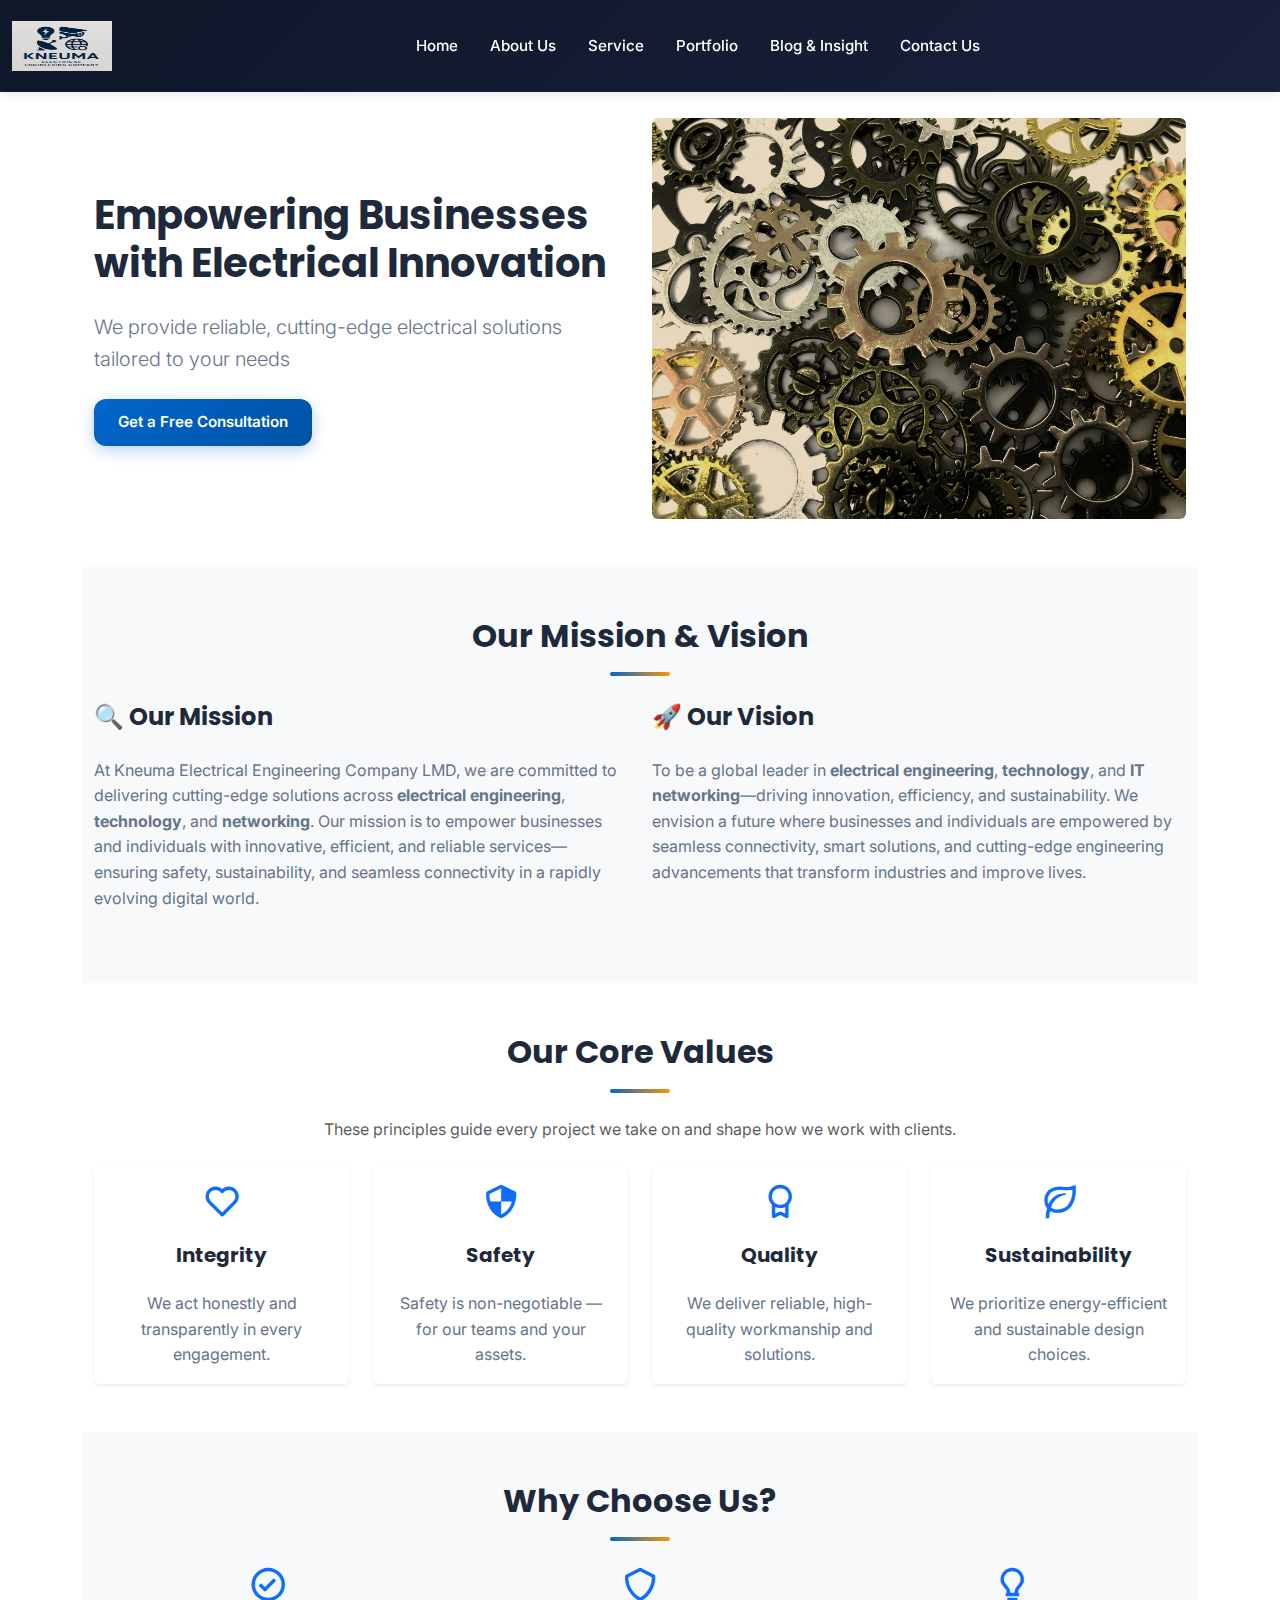
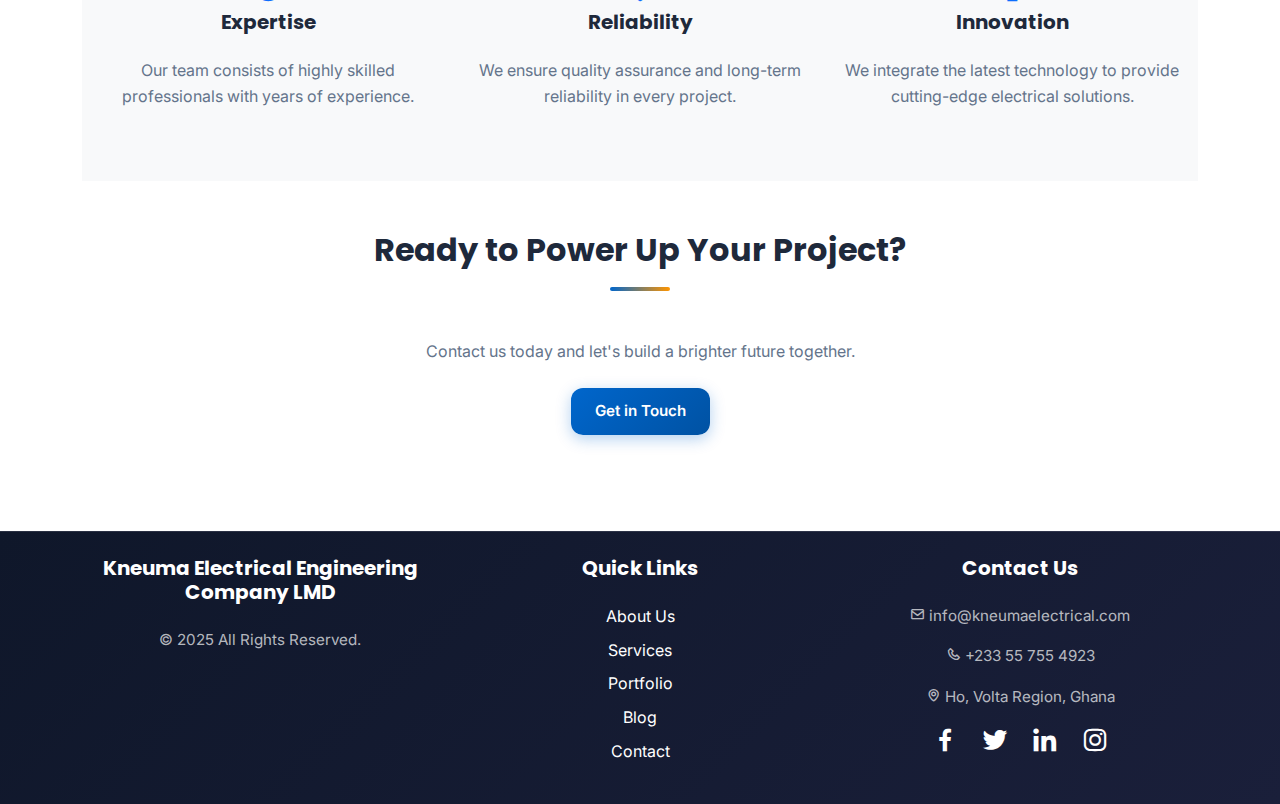
<file: aboutUs.html>
<!DOCTYPE html>
<html lang="en">

<head>
    <meta charset="UTF-8">
    <meta name="viewport" content="width=device-width, initial-scale=1.0">
    <title>AboutUs</title>
    <!-- Bootstrap CSS -->
    <link href="https://cdn.jsdelivr.net/npm/bootstrap@5.3.3/dist/css/bootstrap.min.css" rel="stylesheet">

    <!-- Bootstrap JavaScript -->
    <script src="https://cdn.jsdelivr.net/npm/bootstrap@5.3.3/dist/js/bootstrap.bundle.min.js"></script>

    <link href="https://cdn.jsdelivr.net/npm/boxicons@2.1.4/css/boxicons.min.css" rel="stylesheet">
    <link rel="stylesheet" href="styles.css">

<body style="padding-top: 70px">
    <div class="container">
        <!--Nav bar with the links-->
        <nav class="navbar navbar-expand-sm navbar-dark bg-dark fixed-top">
            <div class="container-fluid">
                <a class="navbar-brand" href="javascript:void(0)"><img
                        src="Images/kneuma-electrical-logo.png" alt="Kneuma Electrical Logo" width="100px"
                        height="50px"></a>
                <button class="navbar-toggler" type="button" data-bs-toggle="collapse" data-bs-target="#mynavbar">
                    <span class="navbar-toggler-icon"></span>
                </button>
                <div class="collapse navbar-collapse" id="mynavbar">
                    <ul class="navbar-nav mx-auto">
                        <li class="nav-item">
                            <a class="nav-link" href="index.html">Home</a>
                        </li>
                        <li class="nav-item">
                            <a class="nav-link" href="aboutUs.html">About Us</a>
                        </li>
                        <li class="nav-item">
                            <a class="nav-link" href="servicePage.html">Service</a>
                        </li>
                        <li class="nav-item">
                            <a class="nav-link" href="portfolio.html">Portfolio</a>
                        </li>
                        <li class="nav-item">
                            <a class="nav-link" href="blog_insight.html">Blog & Insight</a>
                        </li>
                        <li class="nav-item">
                            <a class="nav-link" href="contact.html">Contact Us</a>
                        </li>
                    </ul>
                </div>
            </div>
        </nav>

        <section class="container py-5">
            <!-- Hero Section -->
            <div class="row align-items-center">
                <div class="col-md-6">
                    <h1> Empowering Businesses with Electrical Innovation</h1>
                    <p class="lead">We provide reliable, cutting-edge electrical solutions tailored to your needs</p>
                    <a href="contact.html" class="btn btn-primary btn-lg">Get a Free Consultation</a>
                </div>
                <div class="col-md-6">
                    <img src="Images/electrical-engineering-professional.jpg" class="img-fluid rounded" alt="Professional Electrical Engineering Services">
                </div>
            </div>
        </section>

        <!-- Mission & Vision -->
        <section class="bg-light py-5">
    <div class="container">
        <h2 class="text-center mb-4">Our Mission & Vision</h2>
        <div class="row">
            <div class="col-md-6">
                <h3>🔍 Our Mission</h3>
                <p>At Kneuma Electrical Engineering Company LMD, we are committed to delivering cutting-edge solutions across 
                   <strong>electrical engineering</strong>, <strong>technology</strong>, and <strong>networking</strong>. 
                   Our mission is to empower businesses and individuals with innovative, efficient, and reliable services—ensuring safety, 
                   sustainability, and seamless connectivity in a rapidly evolving digital world.</p>
            </div>
            <div class="col-md-6">
                <h3>🚀 Our Vision</h3>
                <p>To be a global leader in <strong>electrical engineering</strong>, <strong>technology</strong>, and 
                   <strong>IT networking</strong>—driving innovation, efficiency, and sustainability. We envision a future where 
                   businesses and individuals are empowered by seamless connectivity, smart solutions, and cutting-edge 
                   engineering advancements that transform industries and improve lives.</p>
            </div>
        </div>
    </div>
</section>
 
        <!-- Core Values -->
        <section class="py-5">
            <div class="container">
                <h2 class="text-center mb-4">Our Core Values</h2>
                <p class="text-center text-muted mb-4">These principles guide every project we take on and shape how we work with clients.</p>
                <div class="row g-4">
                    <div class="col-md-3 text-center">
                        <div class="p-3 bg-white rounded shadow-sm h-100">
                            <i class="bx bx-heart fs-1 text-primary" aria-hidden="true"></i>
                            <h5 class="mt-3">Integrity</h5>
                            <p class="mb-0">We act honestly and transparently in every engagement.</p>
                        </div>
                    </div>
                    <div class="col-md-3 text-center">
                        <div class="p-3 bg-white rounded shadow-sm h-100">
                            <i class="bx bx-shield-quarter fs-1 text-primary" aria-hidden="true"></i>
                            <h5 class="mt-3">Safety</h5>
                            <p class="mb-0">Safety is non-negotiable — for our teams and your assets.</p>
                        </div>
                    </div>
                    <div class="col-md-3 text-center">
                        <div class="p-3 bg-white rounded shadow-sm h-100">
                            <i class="bx bx-award fs-1 text-primary" aria-hidden="true"></i>
                            <h5 class="mt-3">Quality</h5>
                            <p class="mb-0">We deliver reliable, high-quality workmanship and solutions.</p>
                        </div>
                    </div>
                    <div class="col-md-3 text-center">
                        <div class="p-3 bg-white rounded shadow-sm h-100">
                            <i class="bx bx-leaf fs-1 text-primary" aria-hidden="true"></i>
                            <h5 class="mt-3">Sustainability</h5>
                            <p class="mb-0">We prioritize energy-efficient and sustainable design choices.</p>
                        </div>
                    </div>
                </div>
            </div>
        </section>

        <!-- Why Choose Us -->
        <section class="bg-light py-5">
            <div class="container">
                <h2 class="text-center mb-4">Why Choose Us?</h2>
                <div class="row">
                    <div class="col-md-4 text-center">
                        <i class="bx bx-check-circle fs-1 text-primary"></i>
                        <h4>Expertise</h4>
                        <p>Our team consists of highly skilled professionals with years of experience.</p>
                    </div>
                    <div class="col-md-4 text-center">
                        <i class="bx bx-shield fs-1 text-primary"></i>
                        <h4>Reliability</h4>
                        <p>We ensure quality assurance and long-term reliability in every project.</p>
                    </div>
                    <div class="col-md-4 text-center">
                        <i class="bx bx-bulb fs-1 text-primary"></i>
                        <h4>Innovation</h4>
                        <p>We integrate the latest technology to provide cutting-edge electrical solutions.</p>
                    </div>
                </div>
            </div>
        </section>

        <!-- Call to Action -->
        <section class="text-center py-5">
            <h2>Ready to Power Up Your Project?</h2>
            <p>Contact us today and let's build a brighter future together.</p>
            <a href="contact.html" class="btn btn-primary btn-lg">Get in Touch</a>
        </section>
        </div>
<footer class="bg-dark text-white py-4">
        <div class="container text-center">
            <div class="row">
                <!-- Company Info -->
                <div class="col-md-4">
                    <h5>Kneuma Electrical Engineering Company LMD</h5>
                    <p>&copy; 2025 All Rights Reserved.</p>
                </div>

                <!-- Quick Links -->
                <div class="col-md-4">
                    <h5>Quick Links</h5>
                    <ul class="list-unstyled">
                       <li><a href="aboutUs.html" class="text-white">About Us</a></li>
                        <li><a href="servicePage.html" class="text-white">Services</a></li>
                        <li><a href="portfolio.html" class="text-white">Portfolio</a></li>
                        <li><a href="blog_insight.html" class="text-white">Blog</a></li>
                        <li><a href="contact.html" class="text-white">Contact</a></li>
                    </ul>
                </div>

                <!-- Contact & Social Media -->
                <div class="col-md-4">
                    <h5>Contact Us</h5>
                    <p><i class="bx bx-envelope"></i> info@kneumaelectrical.com</p>
                    <p><i class="bx bx-phone"></i> +233 55 755 4923</p>
                    <p><i class="bx bx-map"></i> Ho, Volta Region, Ghana</p>

                    <div>
                        <a href="#" class="text-white mx-2">
                            <i class="bx bxl-facebook" style="font-size: 30px; transition: color 0.3s ease;"
                                onmouseover="this.style.color='#ff9800';" onmouseout="this.style.color='white';">
                            </i>
                        </a>

                        <a href="#" class="text-white mx-2">
                            <i class="bx bxl-twitter" style="font-size: 30px; transition: color 0.3s ease;"
                                onmouseover="this.style.color='#1DA1F2';" onmouseout="this.style.color='white';">
                            </i>
                        </a>

                        <a href="#" class="text-white mx-2">
                            <i class="bx bxl-linkedin" style="font-size: 30px; transition: color 0.3s ease;"
                                onmouseover="this.style.color='#0077B5';" onmouseout="this.style.color='white';">
                            </i>
                        </a>

                        <a href="#" class="text-white mx-2">
                            <i class="bx bxl-instagram" style="font-size: 30px; transition: color 0.3s ease;"
                                onmouseover="this.style.color='#E4405F';" onmouseout="this.style.color='white';">
                            </i>
                        </a>
                    </div>
                </div>
            </div>
        </div>
    </footer>
     
</body>

</html>
</file>
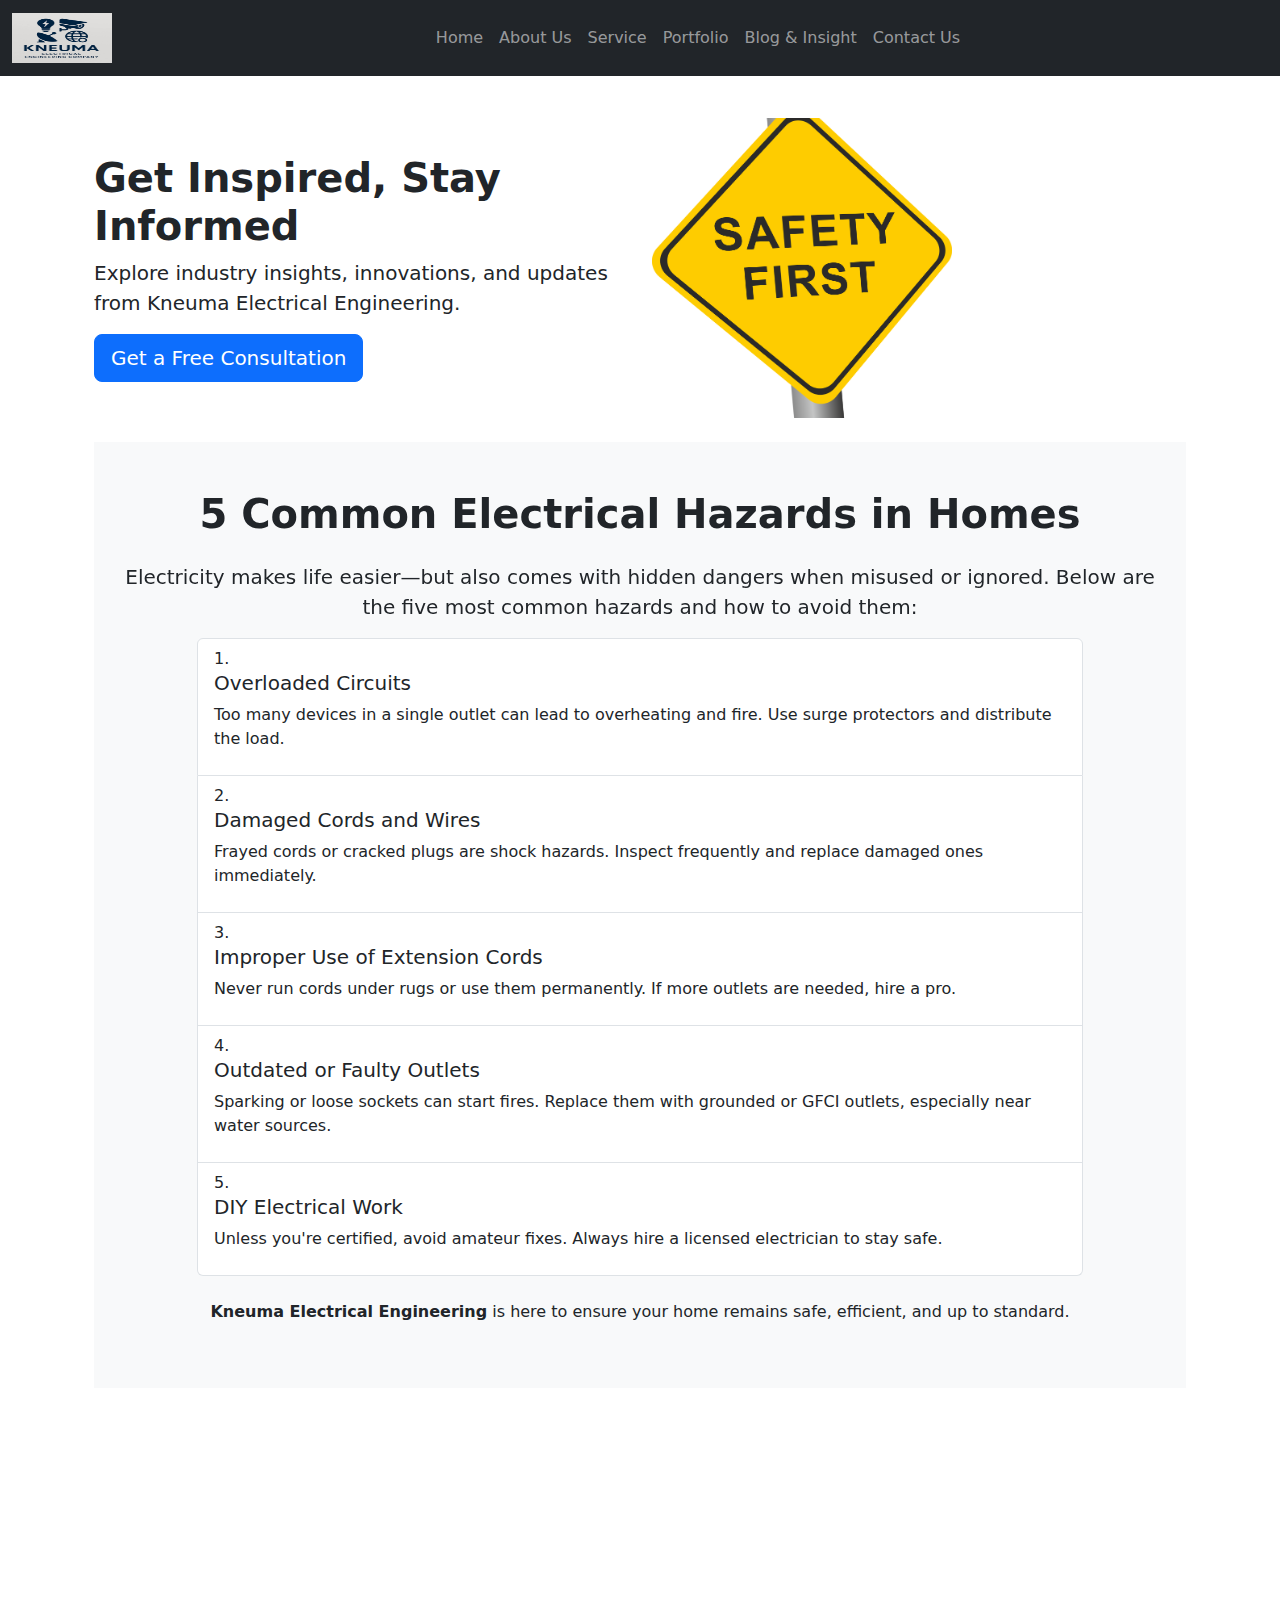
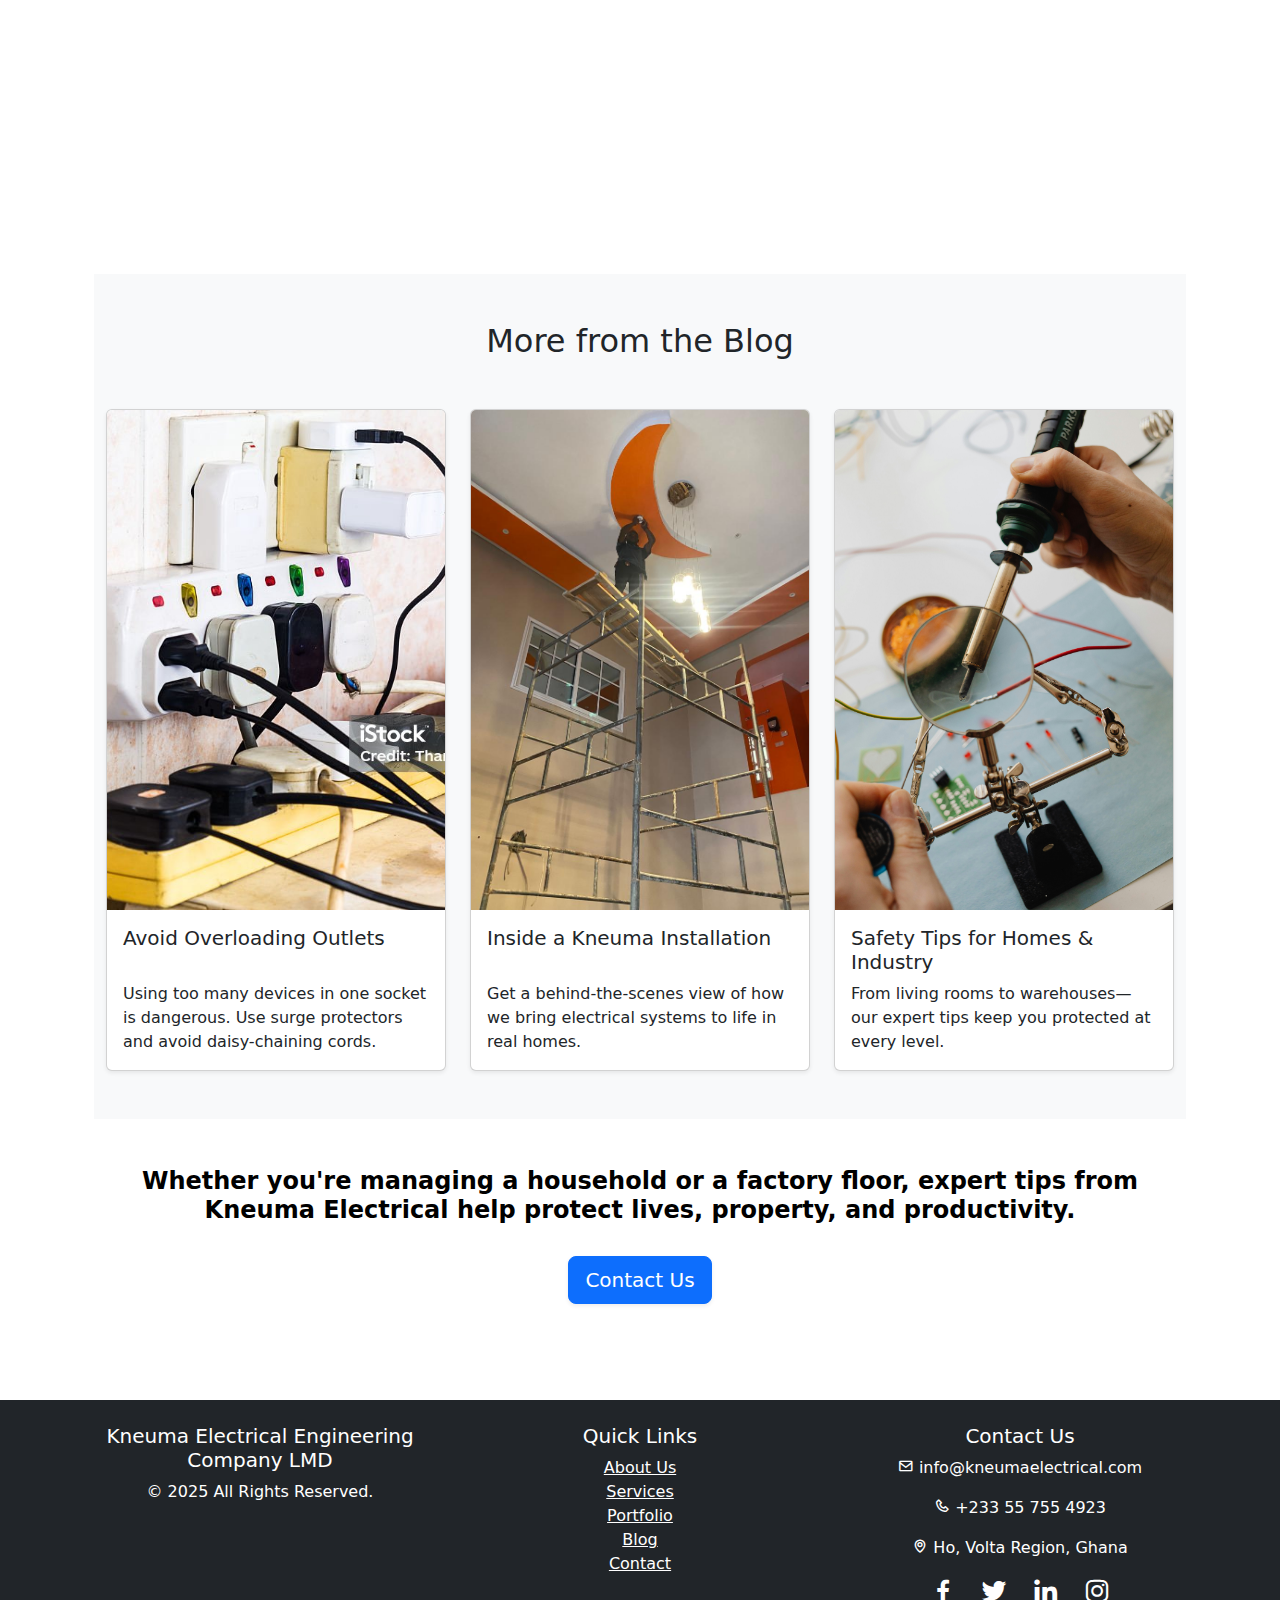
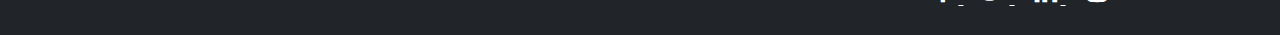
<file: blog_insight.html>
<!DOCTYPE html>
<html lang="en">

<head>
  <meta charset="UTF-8">
  <meta name="viewport" content="width=device-width, initial-scale=1.0">
  <title>Contact</title>
  <!-- Latest compiled and minified CSS -->
  <link href="https://cdn.jsdelivr.net/npm/bootstrap@5.3.3/dist/css/bootstrap.min.css" rel="stylesheet">

  <!-- Latest compiled JavaScript -->
  <script src="https://cdn.jsdelivr.net/npm/bootstrap@5.3.3/dist/js/bootstrap.bundle.min.js"></script>

  <link href="https://cdn.jsdelivr.net/npm/boxicons@2.1.4/css/boxicons.min.css" rel="stylesheet">

  <link href="https://unpkg.com/aos@2.3.1/dist/aos.css" rel="stylesheet">
</head>

<body style="padding-top: 70px">
  <div class="container">
    <nav class="navbar navbar-expand-sm navbar-dark bg-dark fixed-top">
      <div class="container-fluid">
        <a class="navbar-brand" href="javascript:void(0)"><img
            src="Images/WhatsApp Image 2025-05-28 at 15.21.13_f8908b40.jpg" alt="Logo" width="100px"
            height="50px"></a></a>
        <button class="navbar-toggler" type="button" data-bs-toggle="collapse" data-bs-target="#mynavbar">
          <span class="navbar-toggler-icon"></span>
        </button>
        <div class="collapse navbar-collapse" id="mynavbar">
          <ul class="navbar-nav mx-auto">
            <li class="nav-item">
              <a class="nav-link" href="index.html">Home</a>
            </li>
            <li class="nav-item">
              <a class="nav-link" href="aboutUs.html">About Us</a>
            </li>
            <li class="nav-item">
              <a class="nav-link" href="servicePage.html">Service</a>
            </li>
            <li class="nav-item">
              <a class="nav-link" href="portfolio.html">Portfolio</a>
            </li>
            <li class="nav-item">
              <a class="nav-link" href="blog_insight.html">Blog & Insight</a>
            </li>
            <li class="nav-item">
              <a class="nav-link" href="contact.html">Contact Us</a>
            </li>
          </ul>
        </div>
      </div>
    </nav>

    <section class="container py-5">
      <!-- Hero Section -->
      <div class="row align-items-center">
        <div class="col-md-6">
          <h1 class="fw-bold">Get Inspired, Stay Informed</h1>
          <p class="lead">Explore industry insights, innovations, and updates from Kneuma Electrical Engineering.</p>
          <a href="contact.html" class="btn btn-primary btn-lg">Get a Free Consultation</a>
        </div>
        <div class="col-md-6">
          <img src="Images/img19.png" class="img-fluid rounded" style="width: 300px; height: 300px; object-fit: cover;"
            alt="Electrical Engineering">
        </div>
      </div> <br>


      <section class="py-5 bg-light" data-aos="zoom-In" data-aos-duration="2000" data-aos-delay="700">
        <div class="container">
          <h1 class="mb-4 text-center fw-bold" data-aos="fade-up" data-aos-delay="300">5 Common Electrical Hazards in
            Homes</h1>
          <p class="lead text-center" data-aos="fade-down" data-aos-delay="300">
            <strong>Electricity makes life easier—but also comes with hidden dangers when misused or ignored.</strong>
            Below are the five most common hazards and how to avoid them:
          </p>

          <div class="row justify-content-center">
            <div class="col-lg-10">
              <ol class="list-group list-group-numbered">
                <li class="list-group-item">
                  <h5>Overloaded Circuits</h5>
                  <p>Too many devices in a single outlet can lead to overheating and fire. Use surge protectors and
                    distribute the load.</p>
                </li>
                <li class="list-group-item">
                  <h5>Damaged Cords and Wires</h5>
                  <p>Frayed cords or cracked plugs are shock hazards. Inspect frequently and replace damaged ones
                    immediately.</p>
                </li>
                <li class="list-group-item">
                  <h5>Improper Use of Extension Cords</h5>
                  <p>Never run cords under rugs or use them permanently. If more outlets are needed, hire a pro.</p>
                </li>
                <li class="list-group-item">
                  <h5>Outdated or Faulty Outlets</h5>
                  <p>Sparking or loose sockets can start fires. Replace them with grounded or GFCI outlets, especially
                    near water sources.</p>
                </li>
                <li class="list-group-item">
                  <h5>DIY Electrical Work</h5>
                  <p>Unless you're certified, avoid amateur fixes. Always hire a licensed electrician to stay safe.</p>
                </li>
              </ol>

              <p class="mt-4 text-center">
                <strong>Kneuma Electrical Engineering</strong> is here to ensure your home remains safe, efficient, and
                up to standard.
              </p>
            </div>
          </div>
        </div>
      </section>



      <section class="py-5" data-aos="fade-up" data-aos-duration="2000" data-aos-delay="700">
        <div class="container">
          <div class="card shadow-sm border-0">
            <div class="card-body">
              <h2 class="card-title text-center mb-3">The Rise of Smart Electrical Systems</h2>
              <p class="text-center fst-italic">How smart grids and home automation are shaping the future of energy
                use.</p>

              <h5>🏙️ What Are Smart Grids?</h5>
              <p>Modernized networks using sensors and automation to monitor energy, reroute outages, and integrate
                solar/wind sources.</p>

              <h5>🏠 What Is Home Automation?</h5>
              <p>Connected systems for thermostats, lights, and appliances that improve safety, save energy, and can be
                controlled remotely.</p>

              <h5>🌍 Why It Matters</h5>
              <p>Smart homes and grids support sustainability, emergency resilience, and energy independence through
                clean, efficient tech.</p>

              <p class="mt-4"><strong>At Kneuma Electrical Engineering</strong>, we’re helping clients transition to
                smarter, greener energy systems every day.</p>
            </div>
          </div>
        </div>
      </section>



      <section class="py-5 bg-light">
        <div class="container">
          <h2 class="text-center mb-5">More from the Blog</h2>
          <div class="row g-4">

            <!-- Blog Card 1 -->
            <div class="col-md-4">
              <div class="card h-100 shadow-sm d-flex flex-column">
                <img src="Images/img20.jpg" class="card-img-top" style="height: 500px; object-fit: cover;"
                  alt="Overloaded outlet">
                <div class="card-body d-flex flex-column justify-content-between flex-grow-1">
                  <h5 class="card-title">Avoid Overloading Outlets</h5>
                  <p class="card-text mb-0">Using too many devices in one socket is dangerous. Use surge protectors and
                    avoid daisy-chaining cords.</p>
                </div>
              </div>
            </div>

            <!-- Blog Card 2 -->
            <div class="col-md-4">
              <div class="card h-100 shadow-sm d-flex flex-column">
                <img src="Images/img 17.jpg" class="card-img-top" style="height: 500px; object-fit: cover;"
                  alt="Installation Project">
                <div class="card-body d-flex flex-column justify-content-between flex-grow-1">
                  <h5 class="card-title">Inside a Kneuma Installation</h5>
                  <p class="card-text   mb-0">Get a behind-the-scenes view of how we bring electrical systems to life in
                    real homes.</p>
                </div>
              </div>
            </div>

            <!-- Blog Card 3 -->
            <div class="col-md-4">
              <div class="card h-100 shadow-sm d-flex flex-column">
                <img src="Images/img21.jpg" class="card-img-top" style="height: 500px; object-fit: cover;"
                  alt="Electrical Safety Tips">
                <div class="card-body d-flex flex-column justify-content-between flex-grow-1">
                  <h5 class="card-title">Safety Tips for Homes & Industry</h5>
                  <p class="card-text  mb-0">From living rooms to warehouses—our expert tips keep you protected at every
                    level.</p>
                </div>
              </div>
            </div>

          </div>
        </div>
      </section>

      <section class="py-5 bg-white text-center text-black">
  <div class="container">
    <h4 class="mb-3 fw-semibold">
      Whether you're managing a household or a factory floor, expert tips from
      <span class="fw-bold">Kneuma Electrical</span> help protect lives, property, and productivity.
    </h4>
    <a href="contact.html" class="btn btn-primary btn-lg mt-3 shadow-sm">Contact Us</a>
  </div>
</section>
  </div>
  </section>


  </div>
  </div>
  <footer class="bg-dark text-white py-4">
    <div class="container text-center">
      <div class="row">
        <!-- Company Info -->
        <div class="col-md-4">
          <h5>Kneuma Electrical Engineering Company LMD</h5>
          <p>&copy; 2025 All Rights Reserved.</p>
        </div>

        <!-- Quick Links -->
        <div class="col-md-4">
          <h5>Quick Links</h5>
          <ul class="list-unstyled">
            <li><a href="aboutUs.html" class="text-white">About Us</a></li>
            <li><a href="servicePage.html" class="text-white">Services</a></li>
            <li><a href="portfolio.html" class="text-white">Portfolio</a></li>
            <li><a href="blog_insight.html" class="text-white">Blog</a></li>
            <li><a href="contact.html" class="text-white">Contact</a></li>
          </ul>
        </div>

        <!-- Contact & Social Media -->
        <div class="col-md-4">
          <h5>Contact Us</h5>
          <p><i class="bx bx-envelope"></i> info@kneumaelectrical.com</p>
          <p><i class="bx bx-phone"></i> +233 55 755 4923</p>
          <p><i class="bx bx-map"></i> Ho, Volta Region, Ghana</p>

          <div>
            <a href="#" class="text-white mx-2">
              <i class="bx bxl-facebook" style="font-size: 30px; transition: color 0.3s ease;"
                onmouseover="this.style.color='#ff9800';" onmouseout="this.style.color='white';">
              </i>
            </a>

            <a href="#" class="text-white mx-2">
              <i class="bx bxl-twitter" style="font-size: 30px; transition: color 0.3s ease;"
                onmouseover="this.style.color='#1DA1F2';" onmouseout="this.style.color='white';">
              </i>
            </a>

            <a href="#" class="text-white mx-2">
              <i class="bx bxl-linkedin" style="font-size: 30px; transition: color 0.3s ease;"
                onmouseover="this.style.color='#0077B5';" onmouseout="this.style.color='white';">
              </i>
            </a>

            <a href="#" class="text-white mx-2">
              <i class="bx bxl-instagram" style="font-size: 30px; transition: color 0.3s ease;"
                onmouseover="this.style.color='#E4405F';" onmouseout="this.style.color='white';">
              </i>
            </a>
          </div>
        </div>
      </div>
    </div>
  </footer>

  <script src="https://unpkg.com/aos@2.3.1/dist/aos.js"></script>
  <script>
    AOS.init();
  </script>
</body>

</html>
</file>
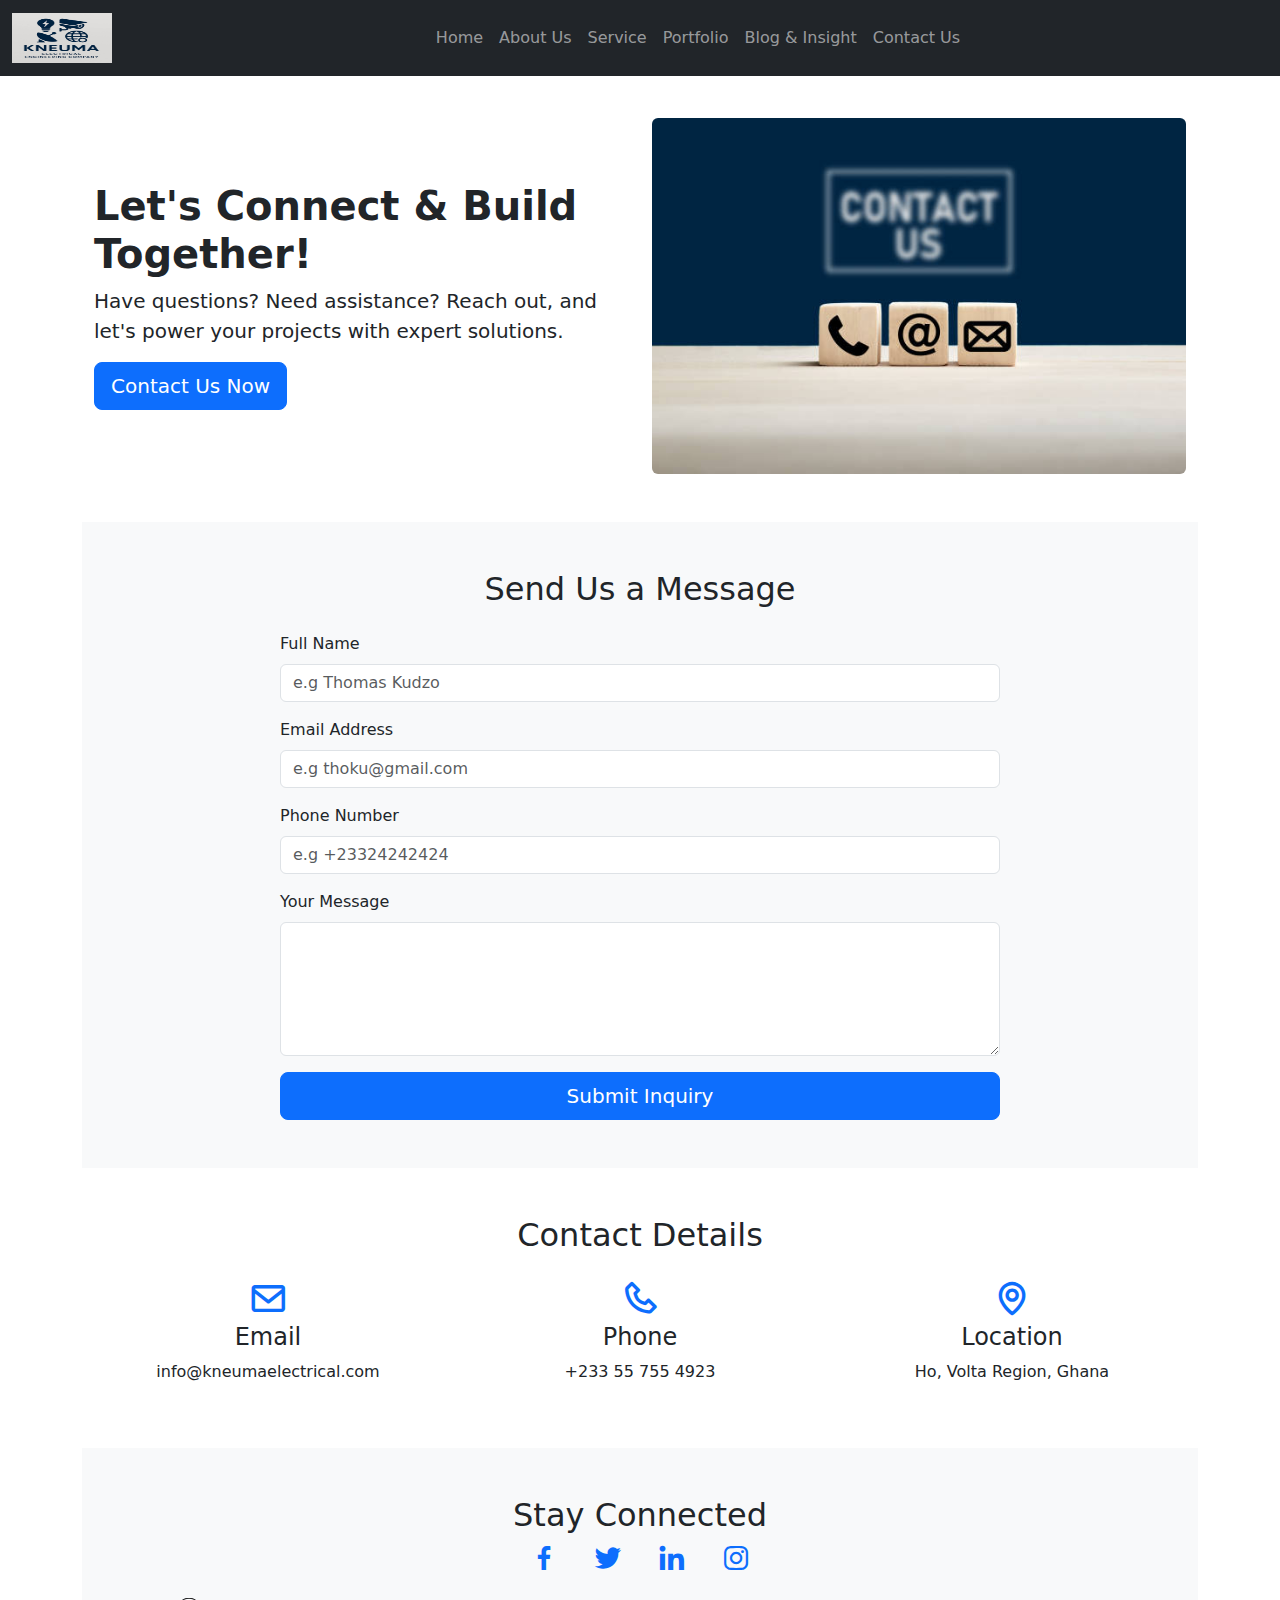
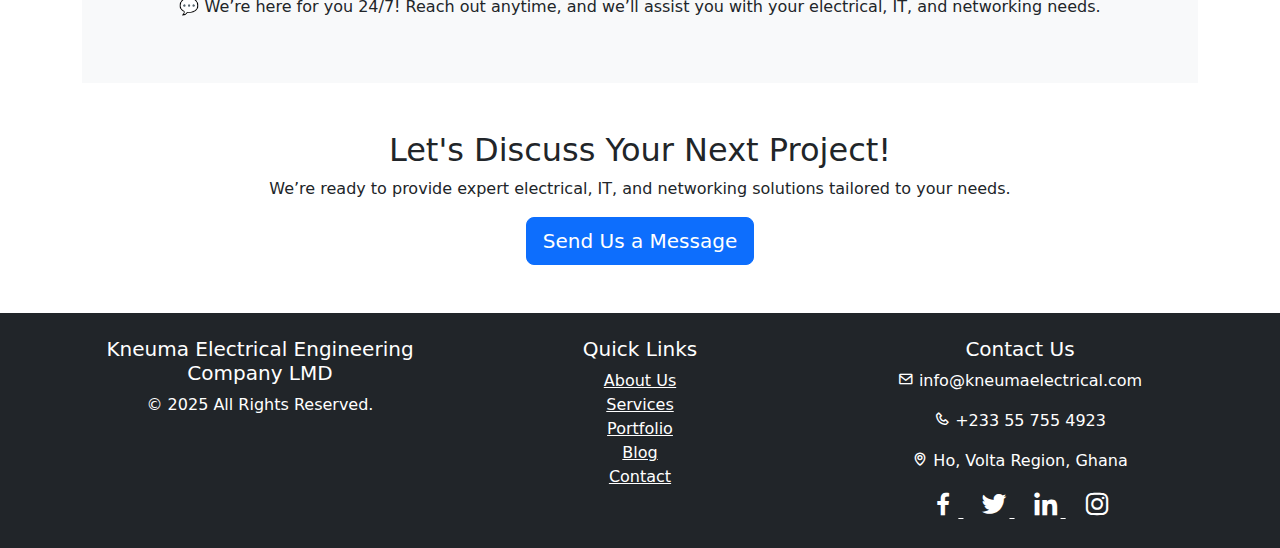
<file: contact.html>
<!DOCTYPE html>
<html lang="en">

<head>
  <meta charset="UTF-8">
  <meta name="viewport" content="width=device-width, initial-scale=1.0">
  <title>Contact</title>
  <!-- Latest compiled and minified CSS -->
  <link href="https://cdn.jsdelivr.net/npm/bootstrap@5.3.3/dist/css/bootstrap.min.css" rel="stylesheet">

  <!-- Latest compiled JavaScript -->
  <script src="https://cdn.jsdelivr.net/npm/bootstrap@5.3.3/dist/js/bootstrap.bundle.min.js"></script>

  <link href="https://cdn.jsdelivr.net/npm/boxicons@2.1.4/css/boxicons.min.css" rel="stylesheet">

</head>

<body style="padding-top: 70px">
  <div class="container">
    <nav class="navbar navbar-expand-sm navbar-dark bg-dark fixed-top">
      <div class="container-fluid">
        <a class="navbar-brand" href="javascript:void(0)"><img
                        src="Images/WhatsApp Image 2025-05-28 at 15.21.13_f8908b40.jpg" alt="Logo" width="100px"
                        height="50px"></a></a>
        <button class="navbar-toggler" type="button" data-bs-toggle="collapse" data-bs-target="#mynavbar">
          <span class="navbar-toggler-icon"></span>
        </button>
        <div class="collapse navbar-collapse" id="mynavbar">
          <ul class="navbar-nav mx-auto">
            <li class="nav-item">
              <a class="nav-link" href="index.html">Home</a>
            </li>
            <li class="nav-item">
              <a class="nav-link" href="aboutUs.html">About Us</a>
            </li>
            <li class="nav-item">
              <a class="nav-link" href="servicePage.html">Service</a>
            </li>
            <li class="nav-item">
              <a class="nav-link" href="portfolio.html">Portfolio</a>
            </li>
            <li class="nav-item">
              <a class="nav-link" href="blog_insight.html">Blog & Insight</a>
            </li>
            <li class="nav-item">
              <a class="nav-link" href="contact.html">Contact Us</a>
            </li>
          </ul>
        </div>
      </div>
    </nav>
    <section class="container py-5">
      <!-- Hero Section -->
      <div class="row align-items-center">
        <div class="col-md-6">
          <h1 class="fw-bold">Let's Connect & Build Together!</h1>
          <p class="lead">Have questions? Need assistance? Reach out, and let's power your projects with expert
            solutions.</p>
          <a href="#contact-form" class="btn btn-primary btn-lg">Contact Us Now</a>
        </div>
        <div class="col-md-6">
          <img src="Images/contact.jpg" class="img-fluid rounded" alt="Contact Us">
        </div>
      </div>
    </section>

    <!-- Contact Form -->
    <section class="bg-light py-5">
      <div class="container">
        <h2 class="text-center mb-4">Send Us a Message</h2>
        <div class="row justify-content-center">
          <div class="col-md-8">
            <form id="contact-form">
              <div class="mb-3">
                <label for="name" class="form-label">Full Name</label>
                <input type="text" class="form-control" id="name" required placeholder="e.g Thomas Kudzo">
              </div>
              <div class="mb-3">
                <label for="email" class="form-label">Email Address</label>
                <input type="email" class="form-control" id="email" required placeholder="e.g thoku@gmail.com">
              </div>
              <div class="mb-3">
                <label for="phone" class="form-label">Phone Number</label>
                <input type="tel" class="form-control" id="phone" placeholder="e.g +23324242424">
              </div>
              <div class="mb-3">
                <label for="message" class="form-label">Your Message</label>
                <textarea class="form-control" id="message" rows="5" required></textarea>
              </div>
              <button type="submit" class="btn btn-primary btn-lg w-100">Submit Inquiry</button>
            </form>
          </div>
        </div>
      </div>
    </section>

    <!-- Direct Contact Info -->
    <section class="container py-5">
      <h2 class="text-center mb-4">Contact Details</h2>
      <div class="row">
        <div class="col-md-4 text-center">
          <i class="bx bx-envelope fs-1 text-primary"></i>
          <h4>Email</h4>
          <p>info@kneumaelectrical.com</p>
        </div>
        <div class="col-md-4 text-center">
          <i class="bx bx-phone fs-1 text-primary"></i>
          <h4>Phone</h4>
          <p>+233 55 755 4923</p>
        </div>
        <div class="col-md-4 text-center">
          <i class="bx bx-map fs-1 text-primary"></i>
          <h4>Location</h4>
          <p>Ho, Volta Region, Ghana</p>
        </div>
      </div>
    </section>

    <!-- Social Media & Business Hours -->
    <section class="bg-light py-5 text-center">
      <h2>Stay Connected</h2>
      <div class="d-flex justify-content-center">
        <a href="#" class="text-primary mx-3"><i class="bx bxl-facebook fs-2"
            style="font-size: 30px; transition: color 0.3s ease;" onmouseover="this.style.color='#ff9800';"
            onmouseout="this.style.color='blue';"></i></a>
        <a href="#" class="text-primary mx-3"><i class="bx bxl-twitter fs-2" <i class="bx bxl-twitter"
            style="font-size: 30px; transition: color 0.3s ease;" onmouseover="this.style.color='#1DA1F2';"
            onmouseout="this.style.color='blue';"></i></a>
        <a href="#" class="text-primary mx-3"><i class="bx bxl-linkedin fs-2"
            style="font-size: 30px; transition: color 0.3s ease;" onmouseover="this.style.color='#0077B5';"
            onmouseout="this.style.color='blue';"></i></a>
        <a href="#" class="text-primary mx-3"><i class="bx bxl-instagram fs-2"
            style="font-size: 30px; transition: color 0.3s ease;" onmouseover="this.style.color='#E4405F';"
            onmouseout="this.style.color='blue';"></i></a>
      </div>
      <p class="mt-3">💬 We’re here for you 24/7! Reach out anytime, and we’ll assist you with your electrical, IT, and
        networking needs.</p>
    </section>

    <!-- Call to Action -->
    <section class="text-center py-5">
      <h2>Let's Discuss Your Next Project!</h2>
      <p>We’re ready to provide expert electrical, IT, and networking solutions tailored to your needs.</p>
      <a href="#contact-form" class="btn btn-primary btn-lg">Send Us a Message</a>
    </section>
  </div>
  <footer class="bg-dark text-white py-4">
        <div class="container text-center">
            <div class="row">
                <!-- Company Info -->
                <div class="col-md-4">
                    <h5>Kneuma Electrical Engineering Company LMD</h5>
                    <p>&copy; 2025 All Rights Reserved.</p>
                </div>

                <!-- Quick Links -->
                <div class="col-md-4">
                    <h5>Quick Links</h5>
                    <ul class="list-unstyled">
                       <li><a href="aboutUs.html" class="text-white">About Us</a></li>
                        <li><a href="servicePage.html" class="text-white">Services</a></li>
                        <li><a href="portfolio.html" class="text-white">Portfolio</a></li>
                        <li><a href="blog_insight.html" class="text-white">Blog</a></li>
                        <li><a href="contact.html" class="text-white">Contact</a></li>
                    </ul>
                </div>

                <!-- Contact & Social Media -->
                <div class="col-md-4">
                    <h5>Contact Us</h5>
                    <p><i class="bx bx-envelope"></i> info@kneumaelectrical.com</p>
                    <p><i class="bx bx-phone"></i> +233 55 755 4923</p>
                    <p><i class="bx bx-map"></i> Ho, Volta Region, Ghana</p>

                    <div>
                        <a href="#" class="text-white mx-2">
                            <i class="bx bxl-facebook" style="font-size: 30px; transition: color 0.3s ease;"
                                onmouseover="this.style.color='#ff9800';" onmouseout="this.style.color='white';">
                            </i>
                        </a>

                        <a href="#" class="text-white mx-2">
                            <i class="bx bxl-twitter" style="font-size: 30px; transition: color 0.3s ease;"
                                onmouseover="this.style.color='#1DA1F2';" onmouseout="this.style.color='white';">
                            </i>
                        </a>

                        <a href="#" class="text-white mx-2">
                            <i class="bx bxl-linkedin" style="font-size: 30px; transition: color 0.3s ease;"
                                onmouseover="this.style.color='#0077B5';" onmouseout="this.style.color='white';">
                            </i>
                        </a>

                        <a href="#" class="text-white mx-2">
                            <i class="bx bxl-instagram" style="font-size: 30px; transition: color 0.3s ease;"
                                onmouseover="this.style.color='#E4405F';" onmouseout="this.style.color='white';">
                            </i>
                        </a>
                    </div>
                </div>
            </div>
        </div>
    </footer>
</body>

</html>
</file>
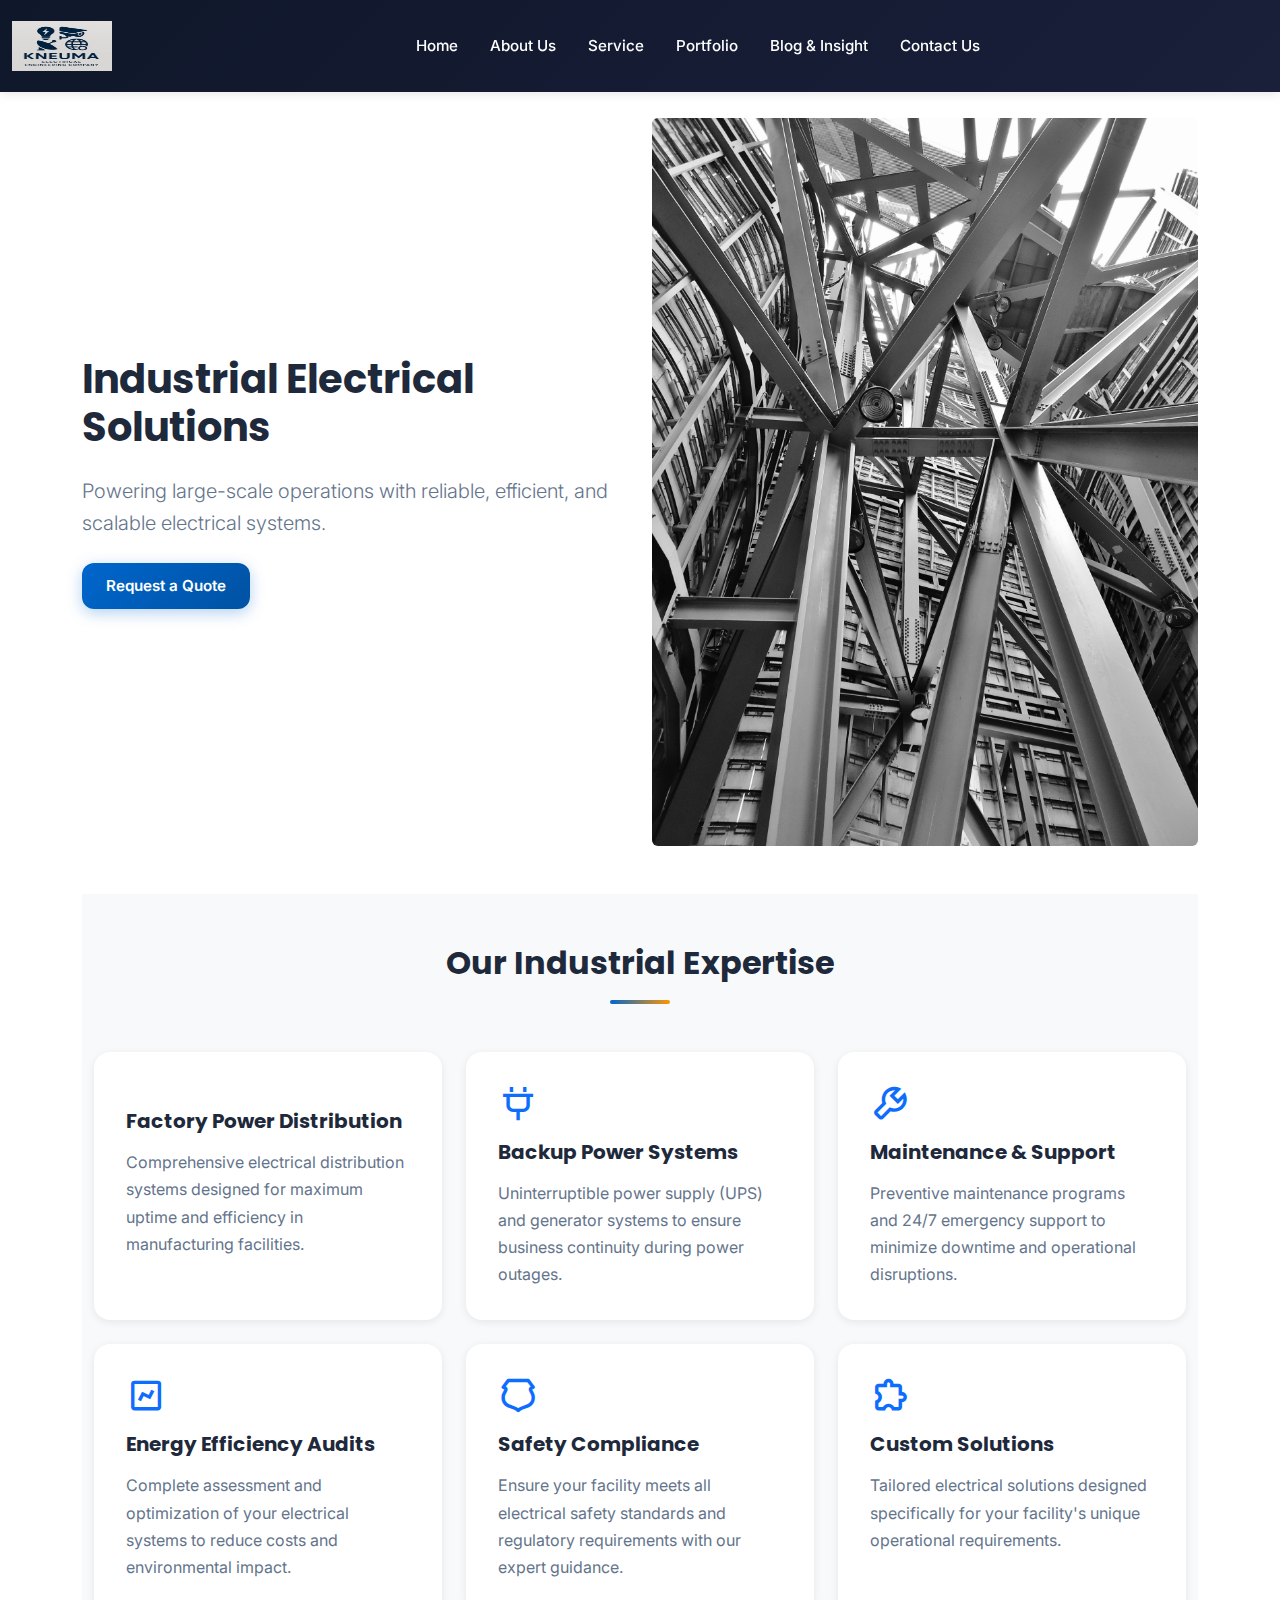
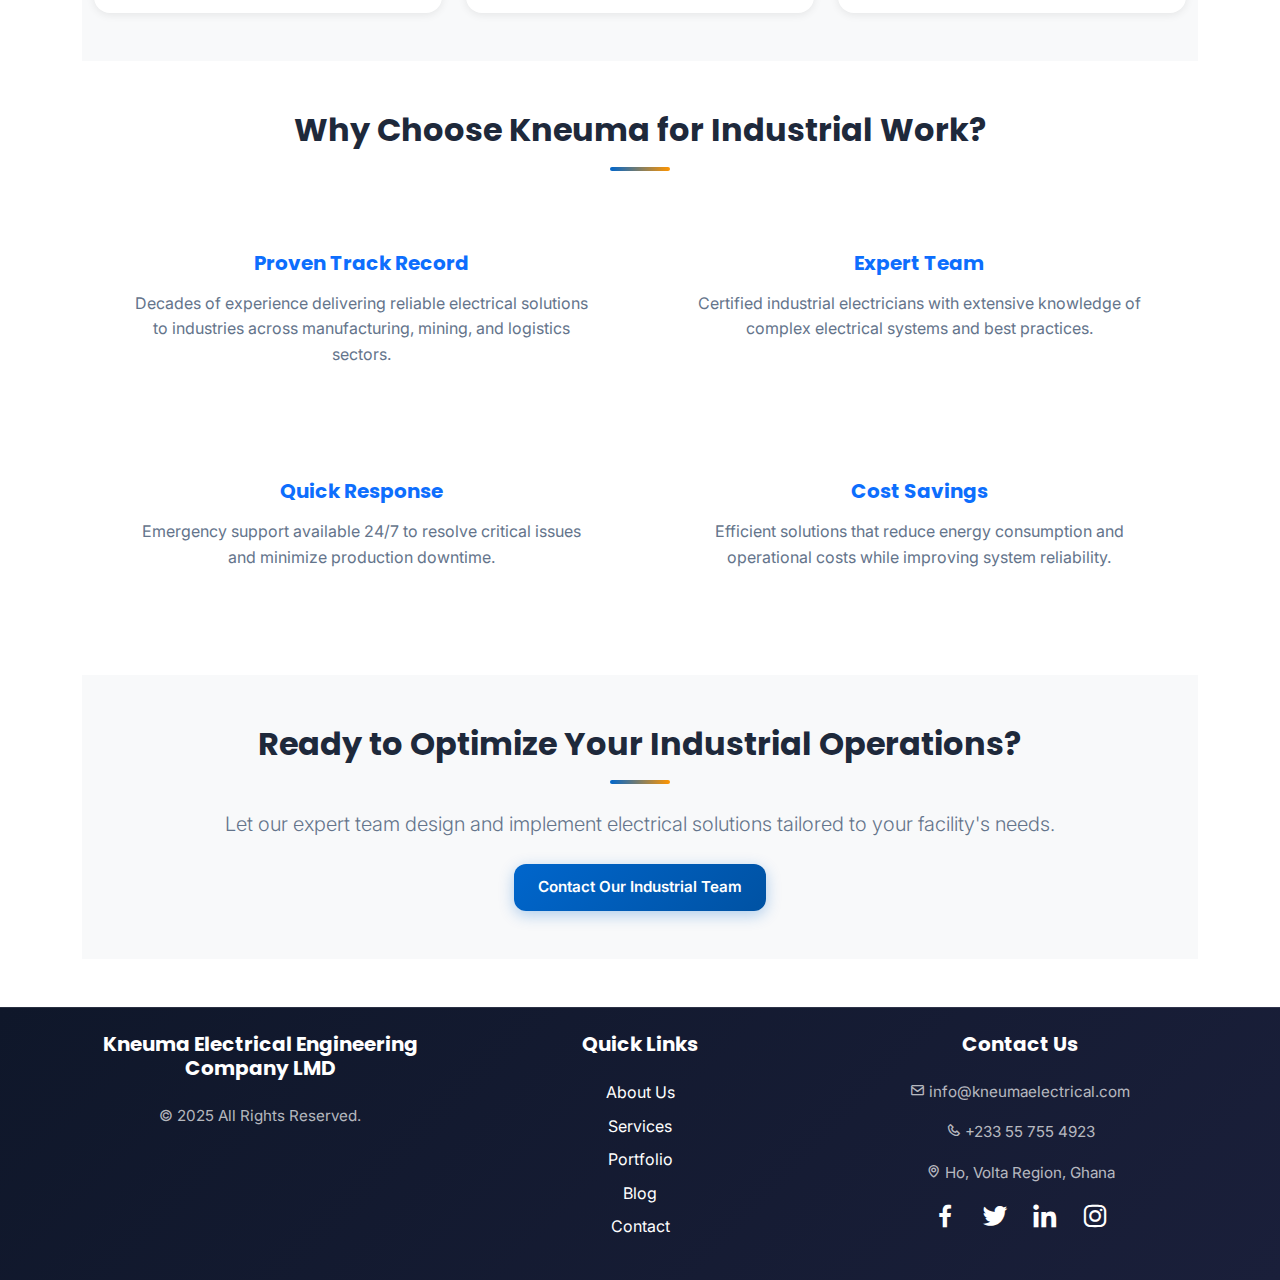
<file: industrial.html>
<!DOCTYPE html>
<html lang="en">

<head>
    <meta charset="UTF-8">
    <meta name="viewport" content="width=device-width, initial-scale=1.0">
    <title>Industrial Solutions - Kneuma Electrical</title>
    <!-- Latest compiled and minified CSS -->
    <link href="https://cdn.jsdelivr.net/npm/bootstrap@5.3.3/dist/css/bootstrap.min.css" rel="stylesheet">

    <!-- Latest compiled JavaScript -->
    <script src="https://cdn.jsdelivr.net/npm/bootstrap@5.3.3/dist/js/bootstrap.bundle.min.js"></script>

    <link href="https://cdn.jsdelivr.net/npm/boxicons@2.1.4/css/boxicons.min.css" rel="stylesheet">
    <link rel="stylesheet" href="styles.css">
</head>

<body style="padding-top: 70px">
    <div class="container">
        <!-- Navbar -->
        <nav class="navbar navbar-expand-sm navbar-dark bg-dark fixed-top">
            <div class="container-fluid">
                <a class="navbar-brand" href="javascript:void(0)"><img
                    src="Images/kneuma-electrical-logo.png" alt="Kneuma Electrical Logo" width="100px"
                    height="50px"></a>
                <button class="navbar-toggler" type="button" data-bs-toggle="collapse" data-bs-target="#mynavbar">
                    <span class="navbar-toggler-icon"></span>
                </button>
                <div class="collapse navbar-collapse" id="mynavbar">
                    <ul class="navbar-nav mx-auto">
                        <li class="nav-item">
                            <a class="nav-link" href="index.html">Home</a>
                        </li>
                        <li class="nav-item">
                            <a class="nav-link" href="aboutUs.html">About Us</a>
                        </li>
                        <li class="nav-item">
                            <a class="nav-link" href="servicePage.html">Service</a>
                        </li>
                        <li class="nav-item">
                            <a class="nav-link" href="portfolio.html">Portfolio</a>
                        </li>
                        <li class="nav-item">
                            <a class="nav-link" href="blog_insight.html">Blog & Insight</a>
                        </li>
                        <li class="nav-item">
                            <a class="nav-link" href="contact.html">Contact Us</a>
                        </li>
                    </ul>
                </div>
            </div>
        </nav>

        <!-- Hero Section -->
        <section class="py-5">
            <div class="row align-items-center">
                <div class="col-md-6">
                    <h1 class="fw-bold">Industrial Electrical Solutions</h1>
                    <p class="lead">Powering large-scale operations with reliable, efficient, and scalable electrical systems.</p>
                    <a href="contact.html" class="btn btn-primary btn-lg">Request a Quote</a>
                </div>
                <div class="col-md-6">
                    <img src="Images/electrical-engineering-services.jpg" class="img-fluid rounded" alt="Industrial Solutions">
                </div>
            </div>
        </section>

        <!-- Industrial Services -->
        <section class="bg-light py-5">
            <div class="container">
                <h2 class="text-center mb-5">Our Industrial Expertise</h2>
                <div class="row g-4">
                    <!-- Service Card 1 -->
                    <div class="col-md-4">
                        <div class="card h-100 shadow-hover">
                            <div class="card-body">
                                <i class="bx bx-factory fs-1 text-primary mb-3"></i>
                                <h4 class="card-title">Factory Power Distribution</h4>
                                <p class="card-text">Comprehensive electrical distribution systems designed for maximum uptime and efficiency in manufacturing facilities.</p>
                            </div>
                        </div>
                    </div>

                    <!-- Service Card 2 -->
                    <div class="col-md-4">
                        <div class="card h-100 shadow-hover">
                            <div class="card-body">
                                <i class="bx bx-plug fs-1 text-primary mb-3"></i>
                                <h4 class="card-title">Backup Power Systems</h4>
                                <p class="card-text">Uninterruptible power supply (UPS) and generator systems to ensure business continuity during power outages.</p>
                            </div>
                        </div>
                    </div>

                    <!-- Service Card 3 -->
                    <div class="col-md-4">
                        <div class="card h-100 shadow-hover">
                            <div class="card-body">
                                <i class="bx bx-wrench fs-1 text-primary mb-3"></i>
                                <h4 class="card-title">Maintenance & Support</h4>
                                <p class="card-text">Preventive maintenance programs and 24/7 emergency support to minimize downtime and operational disruptions.</p>
                            </div>
                        </div>
                    </div>

                    <!-- Service Card 4 -->
                    <div class="col-md-4">
                        <div class="card h-100 shadow-hover">
                            <div class="card-body">
                                <i class="bx bx-chart fs-1 text-primary mb-3"></i>
                                <h4 class="card-title">Energy Efficiency Audits</h4>
                                <p class="card-text">Complete assessment and optimization of your electrical systems to reduce costs and environmental impact.</p>
                            </div>
                        </div>
                    </div>

                    <!-- Service Card 5 -->
                    <div class="col-md-4">
                        <div class="card h-100 shadow-hover">
                            <div class="card-body">
                                <i class="bx bx-shield-alt fs-1 text-primary mb-3"></i>
                                <h4 class="card-title">Safety Compliance</h4>
                                <p class="card-text">Ensure your facility meets all electrical safety standards and regulatory requirements with our expert guidance.</p>
                            </div>
                        </div>
                    </div>

                    <!-- Service Card 6 -->
                    <div class="col-md-4">
                        <div class="card h-100 shadow-hover">
                            <div class="card-body">
                                <i class="bx bx-extension fs-1 text-primary mb-3"></i>
                                <h4 class="card-title">Custom Solutions</h4>
                                <p class="card-text">Tailored electrical solutions designed specifically for your facility's unique operational requirements.</p>
                            </div>
                        </div>
                    </div>
                </div>
            </div>
        </section>

        <!-- Why Choose Us -->
        <section class="py-5">
            <div class="container">
                <h2 class="text-center mb-5">Why Choose Kneuma for Industrial Work?</h2>
                <div class="row g-4">
                    <div class="col-md-6">
                        <div class="feature-box">
                            <h4 class="text-primary mb-3">Proven Track Record</h4>
                            <p>Decades of experience delivering reliable electrical solutions to industries across manufacturing, mining, and logistics sectors.</p>
                        </div>
                    </div>

                    <div class="col-md-6">
                        <div class="feature-box">
                            <h4 class="text-primary mb-3">Expert Team</h4>
                            <p>Certified industrial electricians with extensive knowledge of complex electrical systems and best practices.</p>
                        </div>
                    </div>

                    <div class="col-md-6">
                        <div class="feature-box">
                            <h4 class="text-primary mb-3">Quick Response</h4>
                            <p>Emergency support available 24/7 to resolve critical issues and minimize production downtime.</p>
                        </div>
                    </div>

                    <div class="col-md-6">
                        <div class="feature-box">
                            <h4 class="text-primary mb-3">Cost Savings</h4>
                            <p>Efficient solutions that reduce energy consumption and operational costs while improving system reliability.</p>
                        </div>
                    </div>
                </div>
            </div>
        </section>

        <!-- Call to Action -->
        <section class="bg-light py-5 text-center">
            <div class="container">
                <h2 class="mb-4">Ready to Optimize Your Industrial Operations?</h2>
                <p class="lead mb-4">Let our expert team design and implement electrical solutions tailored to your facility's needs.</p>
                <a href="contact.html" class="btn btn-primary btn-lg">Contact Our Industrial Team</a>
            </div>
        </section>
    </div>

    <!-- Footer -->
    <footer class="bg-dark text-white py-4">
        <div class="container text-center">
            <div class="row">
                <!-- Company Info -->
                <div class="col-md-4">
                    <h5>Kneuma Electrical Engineering Company LMD</h5>
                    <p>&copy; 2025 All Rights Reserved.</p>
                </div>

                <!-- Quick Links -->
                <div class="col-md-4">
                    <h5>Quick Links</h5>
                    <ul class="list-unstyled">
                        <li><a href="aboutUs.html" class="text-white">About Us</a></li>
                        <li><a href="servicePage.html" class="text-white">Services</a></li>
                        <li><a href="portfolio.html" class="text-white">Portfolio</a></li>
                        <li><a href="blog_insight.html" class="text-white">Blog</a></li>
                        <li><a href="contact.html" class="text-white">Contact</a></li>
                    </ul>
                </div>

                <!-- Contact & Social Media -->
                <div class="col-md-4">
                    <h5>Contact Us</h5>
                    <p><i class="bx bx-envelope"></i> info@kneumaelectrical.com</p>
                    <p><i class="bx bx-phone"></i> +233 55 755 4923</p>
                    <p><i class="bx bx-map"></i> Ho, Volta Region, Ghana</p>

                    <div>
                        <a href="#" class="text-white mx-2">
                            <i class="bx bxl-facebook" style="font-size: 30px; transition: color 0.3s ease;"
                                onmouseover="this.style.color='#ff9800';" onmouseout="this.style.color='white';">
                            </i>
                        </a>

                        <a href="#" class="text-white mx-2">
                            <i class="bx bxl-twitter" style="font-size: 30px; transition: color 0.3s ease;"
                                onmouseover="this.style.color='#1DA1F2';" onmouseout="this.style.color='white';">
                            </i>
                        </a>

                        <a href="#" class="text-white mx-2">
                            <i class="bx bxl-linkedin" style="font-size: 30px; transition: color 0.3s ease;"
                                onmouseover="this.style.color='#0077B5';" onmouseout="this.style.color='white';">
                            </i>
                        </a>

                        <a href="#" class="text-white mx-2">
                            <i class="bx bxl-instagram" style="font-size: 30px; transition: color 0.3s ease;"
                                onmouseover="this.style.color='#E4405F';" onmouseout="this.style.color='white';">
                            </i>
                        </a>
                    </div>
                </div>
            </div>
        </div>
    </footer>

</body>

</html>
</file>
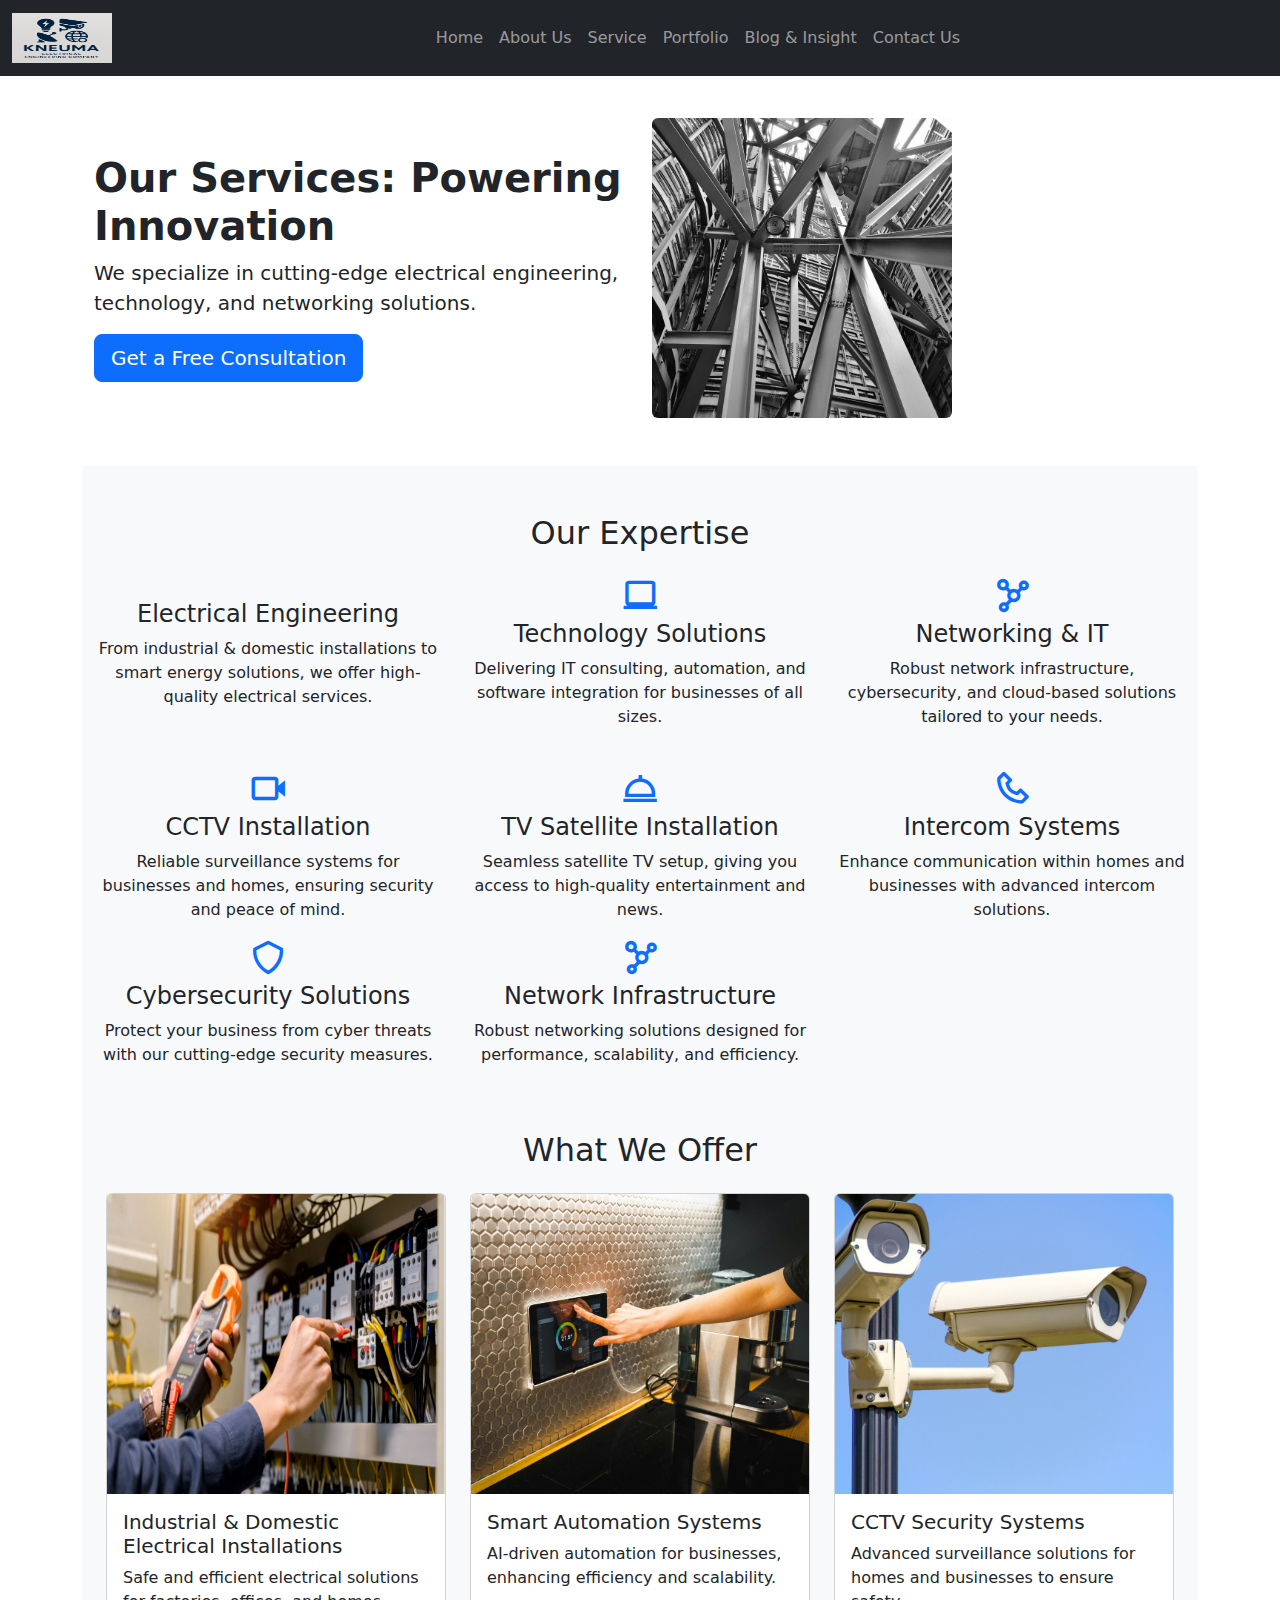
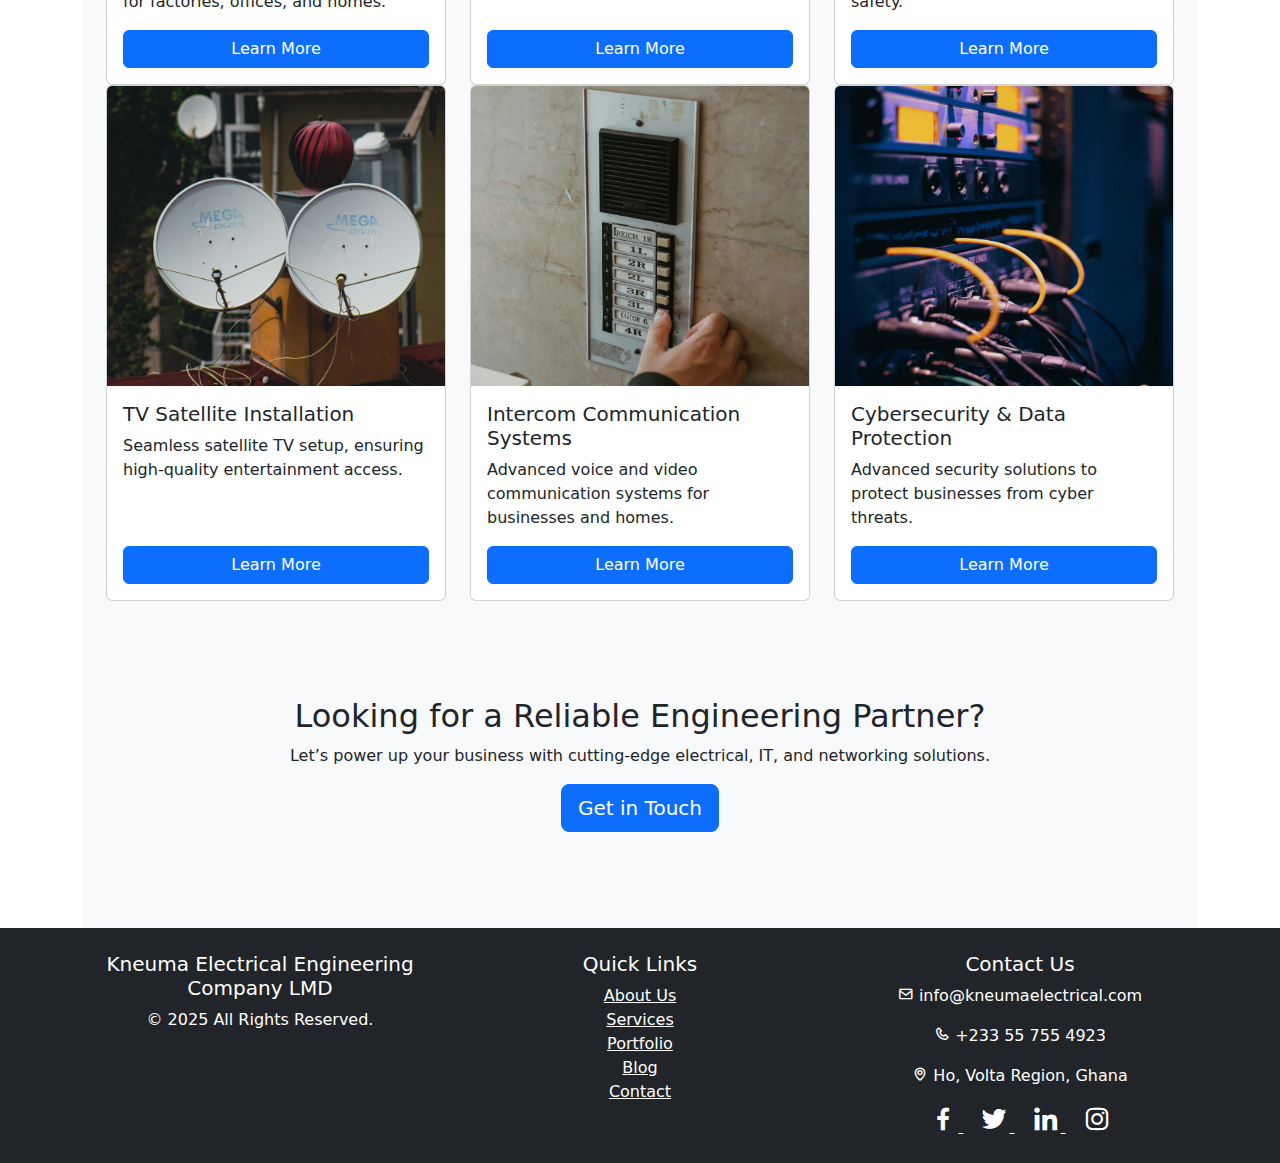
<file: servicePage.html>
<!DOCTYPE html>
<html lang="en">

<head>
    <meta charset="UTF-8">
    <meta name="viewport" content="width=device-width, initial-scale=1.0">
    <title>Service</title>
    <!-- Latest compiled and minified CSS -->
    <link href="https://cdn.jsdelivr.net/npm/bootstrap@5.3.3/dist/css/bootstrap.min.css" rel="stylesheet">

    <!-- Latest compiled JavaScript -->
    <script src="https://cdn.jsdelivr.net/npm/bootstrap@5.3.3/dist/js/bootstrap.bundle.min.js"></script>
     <link href="https://cdn.jsdelivr.net/npm/boxicons@2.1.4/css/boxicons.min.css" rel="stylesheet">

</head>

<body style="padding-top: 70px">
    <!---style="background-image: url('Images/background_img.jpg'); background-size: cover;  padding-top: 70px"--->
    <div class="container">
        <!--Nav bar with the links-->
        <nav class="navbar navbar-expand-sm navbar-dark bg-dark fixed-top">
            <div class="container-fluid">
                <a class="navbar-brand" href="javascript:void(0)"><img
                        src="Images/WhatsApp Image 2025-05-28 at 15.21.13_f8908b40.jpg" alt="Logo" width="100px"
                        height="50px"></a></a>
                <button class="navbar-toggler" type="button" data-bs-toggle="collapse" data-bs-target="#mynavbar">
                    <span class="navbar-toggler-icon"></span>
                </button>
                <div class="collapse navbar-collapse" id="mynavbar">
                    <ul class="navbar-nav mx-auto">
                        <li class="nav-item">
                            <a class="nav-link" href="index.html">Home</a>
                        </li>
                        <li class="nav-item">
                            <a class="nav-link" href="aboutUs.html">About Us</a>
                        </li>
                        <li class="nav-item">
                            <a class="nav-link" href="servicePage.html">Service</a>
                        </li>
                        <li class="nav-item">
                            <a class="nav-link" href="portfolio.html">Portfolio</a>
                        </li>
                        <li class="nav-item">
                            <a class="nav-link" href="blog_insight.html">Blog & Insight</a>
                        </li>
                        <li class="nav-item">
                            <a class="nav-link" href="contact.html">Contact Us</a>
                        </li>
                    </ul>
                </div>
            </div>
        </nav>

        <section class="container py-5">
            <!-- Hero Section -->
            <div class="row align-items-center">
                <div class="col-md-6">
                    <h1 class="fw-bold">Our Services: Powering Innovation</h1>
                    <p class="lead">We specialize in cutting-edge electrical engineering, technology, and networking
                        solutions.</p>
                    <a href="contact.html" class="btn btn-primary btn-lg">Get a Free Consultation</a>
                </div>
                <div class="col-md-6">
                    <img src="Images/img5.jpg" class="img-fluid rounded"
                        style="width: 300px; height: 300px; object-fit: cover;" alt="Electrical Engineering">
                </div>
            </div>
        </section>

        <!-- Service Categories -->
        <section class="bg-light py-5">
            <div class="container">
                <h2 class="text-center mb-4">Our Expertise</h2>
                <div class="row">
                    <!-- Electrical Engineering -->
                    <div class="col-md-4 text-center">
                        <i class="bx bx-bolt fs-1 text-primary"></i>
                        <h4>Electrical Engineering</h4>
                        <p>From industrial & domestic installations to smart energy solutions, we offer high-quality
                            electrical services.</p>
                    </div>

                    <!-- Technology Solutions -->
                    <div class="col-md-4 text-center">
                        <i class="bx bx-laptop fs-1 text-primary"></i>
                        <h4>Technology Solutions</h4>
                        <p>Delivering IT consulting, automation, and software integration for businesses of all sizes.
                        </p>
                    </div>

                    <!-- Networking & IT -->
                    <div class="col-md-4 text-center">
                        <i class="bx bx-network-chart fs-1 text-primary"></i>
                        <h4>Networking & IT</h4>
                        <p>Robust network infrastructure, cybersecurity, and cloud-based solutions tailored to your
                            needs.</p>
                    </div>
                </div>

                <!-- Expanded Networking & IT Services -->
                <div class="row mt-4">
                    <div class="col-md-4 text-center">
                        <i class="bx bx-video fs-1 text-primary"></i>
                        <h4>CCTV Installation</h4>
                        <p>Reliable surveillance systems for businesses and homes, ensuring security and peace of mind.
                        </p>
                    </div>
                    <div class="col-md-4 text-center">
                        <i class="bx bx-dish fs-1 text-primary"></i>
                        <h4>TV Satellite Installation</h4>
                        <p>Seamless satellite TV setup, giving you access to high-quality entertainment and news.</p>
                    </div>
                    <div class="col-md-4 text-center">
                        <i class="bx bx-phone fs-1 text-primary"></i>
                        <h4>Intercom Systems</h4>
                        <p>Enhance communication within homes and businesses with advanced intercom solutions.</p>
                    </div>
                    <div class="col-md-4 text-center">
                        <i class="bx bx-shield fs-1 text-primary"></i>
                        <h4>Cybersecurity Solutions</h4>
                        <p>Protect your business from cyber threats with our cutting-edge security measures.</p>
                    </div>
                    <div class="col-md-4 text-center">
                        <i class="bx bx-network-chart fs-1 text-primary"></i>
                        <h4>Network Infrastructure</h4>
                        <p>Robust networking solutions designed for performance, scalability, and efficiency.</p>
                    </div>
                </div>

                <!-- Service Details -->
                <section class="container py-5">
                    <h2 class="text-center mb-4">What We Offer</h2>
                    <div class="row">
                        <!-- Electrical Engineering -->
                        <div class="col-md-4">
                            <div class="card h-100">
                                <img src="Images/img6.jpg" class="card-img-top img-fluid"
                                    style="width: 100%; height: 300px; object-fit: cover;  alt=" Electrical
                                    Engineering">
                                <div class="card-body d-flex flex-column">
                                    <h5 class="card-title">Industrial & Domestic Electrical Installations</h5>
                                    <p class="card-text">Safe and efficient electrical solutions for factories, offices,
                                        and homes.</p>
                                    <a href="electrical-services.html" class="btn btn-primary mt-auto">Learn More</a>
                                </div>
                            </div>
                        </div><br>

                        <!-- Technology Solutions -->
                        <div class="col-md-4">
                            <div class="card h-100">
                                <img src="Images/img7.jpg" class="card-img-top img-fluid"
                                    style="width: 100%; height: 300px; object-fit: cover; alt=" Technology Solutions">
                                <div class="card-body d-flex flex-column">
                                    <h5 class="card-title">Smart Automation Systems</h5>
                                    <p class="card-text">AI-driven automation for businesses, enhancing efficiency and
                                        scalability.</p>
                                    <a href="technology-services.html" class="btn btn-primary mt-auto">Learn More</a>
                                </div>
                            </div>
                        </div><br>

                        <!-- CCTV Installation -->
                        <div class="col-md-4">
                            <div class="card h-100">
                                <img src="Images/img9.jpg" class="card-img-top img-fluid"
                                    style="width: 100%; height: 300px; object-fit: cover; alt=" CCTV Installation">
                                <div class="card-body d-flex flex-column">
                                    <h5 class="card-title">CCTV Security Systems</h5>
                                    <p class="card-text">Advanced surveillance solutions for homes and businesses to
                                        ensure safety.</p>
                                    <a href="cctv-services.html" class="btn btn-primary mt-auto">Learn More</a>
                                </div>
                            </div>
                        </div><br>

                        <!-- TV Satellite Installation -->
                        <div class="col-md-4">
                            <div class="card h-100">
                                <img src="Images/img10.jpg" class="card-img-top img-fluid"
                                    style="width: 100%; height: 300px; object-fit: cover; alt=" TV Satellite
                                    Installation">
                                <div class="card-body d-flex flex-column">
                                    <h5 class="card-title">TV Satellite Installation</h5>
                                    <p class="card-text">Seamless satellite TV setup, ensuring high-quality
                                        entertainment access.</p>
                                    <a href="tv-satellite.html" class="btn btn-primary mt-auto">Learn More</a>
                                </div>
                            </div>
                        </div><br>

                        <!-- Intercom Systems -->
                        <div class="col-md-4">
                            <div class="card h-100">
                                <img src="Images/img11.jpg" class="card-img-top img-fluid"
                                    style="width: 100%; height: 300px; object-fit: cover; alt=" Intercom Systems">
                                <div class="card-body d-flex flex-column">
                                    <h5 class="card-title">Intercom Communication Systems</h5>
                                    <p class="card-text">Advanced voice and video communication systems for businesses
                                        and homes.</p>
                                    <a href="intercom.html" class="btn btn-primary mt-auto">Learn More</a>
                                </div>
                            </div>
                        </div><br>

                        <!-- Cybersecurity -->
                        <div class="col-md-4">
                            <div class="card h-100">
                                <img src="Images/img8.jpg" class="card-img-top img-fluid"
                                    style="width: 100%; height: 300px; object-fit: cover; alt=" Cybersecurity
                                    Solutions">
                                <div class="card-body d-flex flex-column">
                                    <h5 class="card-title">Cybersecurity & Data Protection</h5>
                                    <p class="card-text">Advanced security solutions to protect businesses from cyber
                                        threats.</p>
                                    <a href="cybersecurity.html" class="btn btn-primary mt-auto">Learn More</a>
                                </div>
                            </div>
                        </div><br>
                    </div>
                </section>
                <!-- Call to Action -->
                <section class="text-center py-5">
                    <h2>Looking for a Reliable Engineering Partner?</h2>
                    <p>Let’s power up your business with cutting-edge electrical, IT, and networking solutions.</p>
                    <a href="contact.html" class="btn btn-primary btn-lg">Get in Touch</a>
                </section>
            </div>

    </div>
    <!--FOOTER PAGE-->
    </div>
    <footer class="bg-dark text-white py-4">
        <div class="container text-center">
            <div class="row">
                <!-- Company Info -->
                <div class="col-md-4">
                    <h5>Kneuma Electrical Engineering Company LMD</h5>
                    <p>&copy; 2025 All Rights Reserved.</p>
                </div>

                <!-- Quick Links -->
                <div class="col-md-4">
                    <h5>Quick Links</h5>
                    <ul class="list-unstyled">
                        <li><a href="aboutUs.html" class="text-white">About Us</a></li>
                        <li><a href="servicePage.html" class="text-white">Services</a></li>
                        <li><a href="portfolio.html" class="text-white">Portfolio</a></li>
                        <li><a href="blog_insight.html" class="text-white">Blog</a></li>
                        <li><a href="contact.html" class="text-white">Contact</a></li>
                    </ul>
                </div>

                <!-- Contact & Social Media -->
                <div class="col-md-4">
                    <h5>Contact Us</h5>
                    <p><i class="bx bx-envelope"></i> info@kneumaelectrical.com</p>
                    <p><i class="bx bx-phone"></i> +233 55 755 4923</p>
                    <p><i class="bx bx-map"></i> Ho, Volta Region, Ghana</p>

                    <div>
                        <a href="#" class="text-white mx-2">
                            <i class="bx bxl-facebook" style="font-size: 30px; transition: color 0.3s ease;"
                                onmouseover="this.style.color='#ff9800';" onmouseout="this.style.color='white';">
                            </i>
                        </a>

                        <a href="#" class="text-white mx-2">
                            <i class="bx bxl-twitter" style="font-size: 30px; transition: color 0.3s ease;"
                                onmouseover="this.style.color='#1DA1F2';" onmouseout="this.style.color='white';">
                            </i>
                        </a>

                        <a href="#" class="text-white mx-2">
                            <i class="bx bxl-linkedin" style="font-size: 30px; transition: color 0.3s ease;"
                                onmouseover="this.style.color='#0077B5';" onmouseout="this.style.color='white';">
                            </i>
                        </a>

                        <a href="#" class="text-white mx-2">
                            <i class="bx bxl-instagram" style="font-size: 30px; transition: color 0.3s ease;"
                                onmouseover="this.style.color='#E4405F';" onmouseout="this.style.color='white';">
                            </i>
                        </a>
                    </div>
                </div>
            </div>
        </div>
    </footer>

</body>

</html>
</file>
<file: styles.css>
/* ===================================
   KNEUMA ELECTRICAL ENGINEERING - PROFESSIONAL STYLES
   =================================== */

/* Import Google Fonts */
@import url('https://fonts.googleapis.com/css2?family=Inter:wght@300;400;500;600;700&family=Poppins:wght@400;500;600;700;800&display=swap');

/* ===================================
   1. COLOR SCHEME & VARIABLES
   =================================== */
:root {
  /* Primary Colors */
  --primary-color: #0066cc;
  --primary-dark: #0052a3;
  --primary-light: #3385ff;
  
  /* Accent Colors */
  --accent-color: #ff9500;
  --success-color: #10b981;
  --warning-color: #f59e0b;
  --danger-color: #ef4444;
  
  /* Neutral Colors */
  --dark-bg: #0f172a;
  --dark-text: #1e293b;
  --light-bg: #f8fafc;
  --border-light: #e2e8f0;
  
  /* Text Colors */
  --text-primary: #1e293b;
  --text-secondary: #64748b;
  --text-light: #94a3b8;
  
  /* Spacing */
  --spacing-xs: 0.5rem;
  --spacing-sm: 1rem;
  --spacing-md: 1.5rem;
  --spacing-lg: 2rem;
  --spacing-xl: 3rem;
  
  /* Border Radius */
  --radius-sm: 0.375rem;
  --radius-md: 0.5rem;
  --radius-lg: 0.75rem;
  --radius-xl: 1rem;
  
  /* Transitions */
  --transition: all 0.3s ease;
  --transition-fast: all 0.15s ease;
}

/* ===================================
   2. GLOBAL STYLES
   =================================== */
* {
  margin: 0;
  padding: 0;
  box-sizing: border-box;
}

html {
  scroll-behavior: smooth;
}

body {
  font-family: 'Inter', sans-serif;
  font-size: 1rem;
  line-height: 1.6;
  color: var(--text-primary);
  background-color: #ffffff;
}

/* Typography */
h1, h2, h3, h4, h5, h6 {
  font-family: 'Poppins', sans-serif;
  font-weight: 700;
  color: var(--text-primary);
  margin-bottom: var(--spacing-md);
}

h1 {
  font-size: 2.5rem;
  line-height: 1.2;
}

h2 {
  font-size: 2rem;
  line-height: 1.3;
}

h3 {
  font-size: 1.5rem;
  line-height: 1.4;
}

h4 {
  font-size: 1.25rem;
}

p {
  margin-bottom: var(--spacing-md);
  color: var(--text-secondary);
}

a {
  color: var(--primary-color);
  text-decoration: none;
  transition: var(--transition);
}

a:hover {
  color: var(--primary-dark);
}

/* ===================================
   3. NAVBAR STYLING
   =================================== */
.navbar {
  background: linear-gradient(135deg, var(--dark-bg) 0%, #1a1f3a 100%) !important;
  box-shadow: 0 2px 10px rgba(0, 0, 0, 0.1);
  padding: 1rem 0;
}

.navbar-brand img {
  transition: var(--transition);
  filter: brightness(1);
}

.navbar-brand img:hover {
  filter: brightness(1.1);
  transform: scale(1.05);
}

.nav-link {
  font-weight: 500;
  color: #ffffff !important;
  font-size: 0.95rem;
  position: relative;
  padding: 0.5rem 1rem !important;
  transition: var(--transition-fast);
}

.nav-link::after {
  content: '';
  position: absolute;
  bottom: 0;
  left: 1rem;
  width: 0;
  height: 2px;
  background: var(--accent-color);
  transition: width 0.3s ease;
}

.nav-link:hover::after {
  width: calc(100% - 2rem);
}

.nav-link:hover {
  color: var(--accent-color) !important;
}

/* ===================================
   4. BUTTON STYLING
   =================================== */
.btn {
  font-weight: 600;
  border-radius: var(--radius-lg);
  padding: 0.75rem 1.5rem;
  transition: var(--transition);
  border: none;
  font-size: 0.95rem;
  text-transform: none;
}

.btn-primary {
  background: linear-gradient(135deg, var(--primary-color) 0%, var(--primary-dark) 100%);
  color: white;
  box-shadow: 0 4px 15px rgba(0, 102, 204, 0.3);
}

.btn-primary:hover {
  background: linear-gradient(135deg, var(--primary-dark) 0%, #003d7a 100%);
  color: white;
  transform: translateY(-2px);
  box-shadow: 0 6px 20px rgba(0, 102, 204, 0.4);
}

.btn-primary:active {
  transform: translateY(0);
}

.btn-outline-primary {
  border: 2px solid var(--primary-color);
  color: var(--primary-color);
}

.btn-outline-primary:hover {
  background: var(--primary-color);
  color: white;
}

.btn-rounded-pill {
  border-radius: 50px;
  padding: 0.875rem 2rem;
}

/* ===================================
   5. CARDS & CONTAINERS
   =================================== */
.card {
  border: none;
  border-radius: var(--radius-xl);
  box-shadow: 0 2px 8px rgba(0, 0, 0, 0.08);
  transition: var(--transition);
  overflow: hidden;
}

.card:hover {
  box-shadow: 0 8px 24px rgba(0, 0, 0, 0.12);
  transform: translateY(-5px);
}

.card-body {
  padding: var(--spacing-lg);
}

.card-title {
  color: var(--text-primary);
  font-weight: 700;
  margin-bottom: var(--spacing-sm);
}

.card-text {
  color: var(--text-secondary);
  line-height: 1.7;
}

/* ===================================
   6. HERO SECTION
   =================================== */
.hero-section {
  background: linear-gradient(135deg, rgba(0, 102, 204, 0.95) 0%, rgba(0, 82, 163, 0.95) 100%);
  color: white;
  padding: var(--spacing-xl) var(--spacing-lg);
  border-radius: var(--radius-xl);
  margin-bottom: var(--spacing-xl);
}

.hero-section h1 {
  color: white;
  margin-bottom: var(--spacing-md);
}

.hero-section p {
  color: rgba(255, 255, 255, 0.9);
  font-size: 1.1rem;
}

/* ===================================
   7. CAROUSEL STYLING
   =================================== */
.carousel-overlay {
  background-color: rgba(0, 0, 0, 0.5);
  padding: 2rem;
  border-radius: var(--radius-xl);
  z-index: 10;
  backdrop-filter: blur(4px);
}

.carousel-overlay h1 {
  color: white;
  font-size: 2.5rem;
  font-weight: 800;
  text-shadow: 0 2px 10px rgba(0, 0, 0, 0.3);
}

.carousel-overlay p {
  color: rgba(255, 255, 255, 0.95);
  font-size: 1.1rem;
  text-shadow: 0 1px 5px rgba(0, 0, 0, 0.3);
}

.carousel-control-prev,
.carousel-control-next {
  width: 50px;
  height: 50px;
  background: rgba(0, 0, 0, 0.5);
  border-radius: 50%;
  top: 50%;
  transform: translateY(-50%);
}

.carousel-control-prev:hover,
.carousel-control-next:hover {
  background: rgba(0, 0, 0, 0.8);
}

/* ===================================
   8. SECTION STYLING
   =================================== */
section {
  padding: var(--spacing-xl) 0;
}

section.bg-light {
  background-color: var(--light-bg);
}

section h2 {
  text-align: center;
  position: relative;
  margin-bottom: 3rem;
}

section h2::after {
  content: '';
  display: block;
  width: 60px;
  height: 4px;
  background: linear-gradient(90deg, var(--primary-color), var(--accent-color));
  margin: 1rem auto 0;
  border-radius: 2px;
}

/* ===================================
   9. FEATURE ICONS & BOXES
   =================================== */
.feature-box {
  text-align: center;
  padding: var(--spacing-lg);
  border-radius: var(--radius-lg);
  transition: var(--transition);
  background: white;
}

.feature-box:hover {
  background: var(--light-bg);
  transform: translateY(-5px);
}

.feature-icon {
  font-size: 3rem;
  color: var(--primary-color);
  margin-bottom: var(--spacing-md);
  display: inline-block;
}

.feature-box h4 {
  color: var(--text-primary);
  margin-bottom: var(--spacing-sm);
}

.feature-box p {
  color: var(--text-secondary);
}

/* ===================================
   10. FOOTER STYLING
   =================================== */
footer {
  background: linear-gradient(135deg, var(--dark-bg) 0%, #1a1f3a 100%);
  color: #ffffff;
  padding: var(--spacing-xl) 0;
  margin-top: var(--spacing-xl);
  border-top: 1px solid rgba(255, 255, 255, 0.1);
}

footer h5 {
  color: white;
  margin-bottom: var(--spacing-md);
  font-weight: 700;
}

footer p {
  color: rgba(255, 255, 255, 0.7);
  font-size: 0.95rem;
  margin-bottom: var(--spacing-sm);
}

footer a {
  color: rgba(255, 255, 255, 0.7);
  transition: var(--transition);
}

footer a:hover {
  color: var(--accent-color);
}

footer ul li {
  margin-bottom: var(--spacing-xs);
}

/* Social Icons */
.social-icon {
  display: inline-block;
  width: 40px;
  height: 40px;
  background: rgba(255, 255, 255, 0.1);
  border-radius: 50%;
  text-align: center;
  line-height: 40px;
  transition: var(--transition);
  margin: 0 var(--spacing-xs);
}

.social-icon:hover {
  background: var(--accent-color);
  transform: translateY(-3px);
}

/* ===================================
   11. FORM STYLING
   =================================== */
.form-control {
  border: 1px solid var(--border-light);
  border-radius: var(--radius-md);
  padding: 0.75rem 1rem;
  font-size: 0.95rem;
  transition: var(--transition);
}

.form-control:focus {
  border-color: var(--primary-color);
  box-shadow: 0 0 0 3px rgba(0, 102, 204, 0.1);
  outline: none;
}

.form-label {
  font-weight: 600;
  color: var(--text-primary);
  margin-bottom: var(--spacing-sm);
}

/* ===================================
   12. RESPONSIVE DESIGN
   =================================== */
@media (max-width: 768px) {
  h1 {
    font-size: 2rem;
  }
  
  h2 {
    font-size: 1.5rem;
  }
  
  h3 {
    font-size: 1.25rem;
  }
  
  section {
    padding: var(--spacing-lg) 0;
  }
  
  .carousel-overlay h1 {
    font-size: 1.75rem;
  }
  
  .carousel-overlay p {
    font-size: 0.95rem;
  }
}

@media (max-width: 576px) {
  body {
    font-size: 0.9rem;
  }
  
  h1 {
    font-size: 1.5rem;
  }
  
  h2 {
    font-size: 1.25rem;
  }
  
  h3 {
    font-size: 1rem;
  }
  
  .carousel-overlay {
    padding: 1.5rem;
  }
  
  .carousel-overlay h1 {
    font-size: 1.25rem;
  }
  
  .carousel-overlay p {
    font-size: 0.85rem;
  }
  
  .btn {
    padding: 0.625rem 1rem;
    font-size: 0.9rem;
  }
  
  section {
    padding: var(--spacing-lg) 0;
  }
}

/* ===================================
   13. UTILITY CLASSES
   =================================== */
.shadow-hover {
  transition: var(--transition);
}

.shadow-hover:hover {
  box-shadow: 0 8px 24px rgba(0, 0, 0, 0.15);
}

.text-accent {
  color: var(--accent-color);
}

.text-gradient {
  background: linear-gradient(135deg, var(--primary-color), var(--accent-color));
  -webkit-background-clip: text;
  -webkit-text-fill-color: transparent;
  background-clip: text;
}

.fade-in {
  animation: fadeIn 0.6s ease;
}

@keyframes fadeIn {
  from {
    opacity: 0;
    transform: translateY(10px);
  }
  to {
    opacity: 1;
    transform: translateY(0);
  }
}

.slide-in {
  animation: slideIn 0.6s ease;
}

@keyframes slideIn {
  from {
    opacity: 0;
    transform: translateX(-20px);
  }
  to {
    opacity: 1;
    transform: translateX(0);
  }
}

/* ===================================
   14. MISSION CARD + ANIMATIONS
   =================================== */
.accent-mission-card {
  background: linear-gradient(90deg, rgba(13,110,253,0.06), rgba(13,110,253,0.02));
  padding: 1rem;
  border-radius: 12px;
}
.mission-icon-circle {
  width: 64px;
  height: 64px;
  display: flex;
  align-items: center;
  justify-content: center;
  background: #fff;
  border-radius: 50%;
  box-shadow: 0 4px 12px rgba(0,0,0,0.06);
}

/* Fade-up reveal used for small entrance animations */
.fade-up {
  transform: translateY(12px);
  opacity: 0;
  transition: transform 0.6s cubic-bezier(.2,.8,.2,1), opacity 0.6s ease;
  will-change: transform, opacity;
}
.fade-up.in-view {
  transform: translateY(0);
  opacity: 1;
}
</file>
